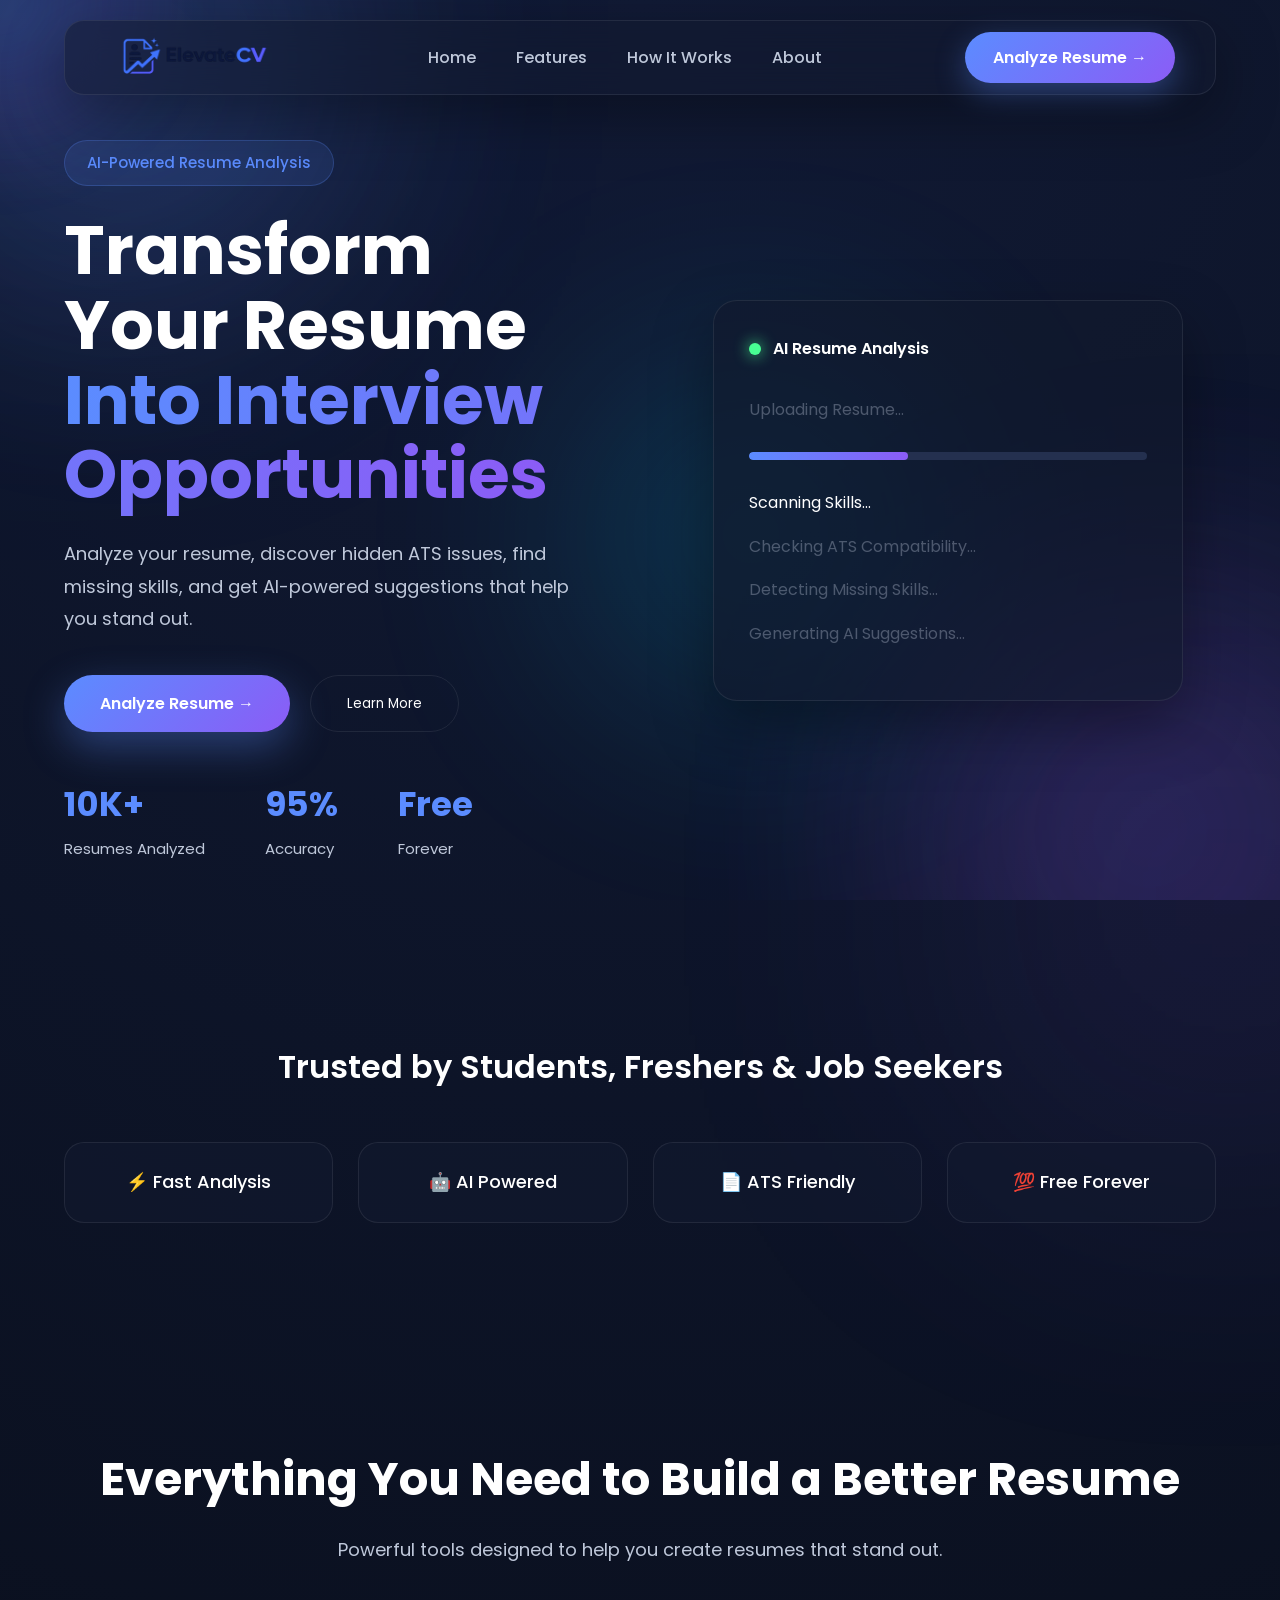
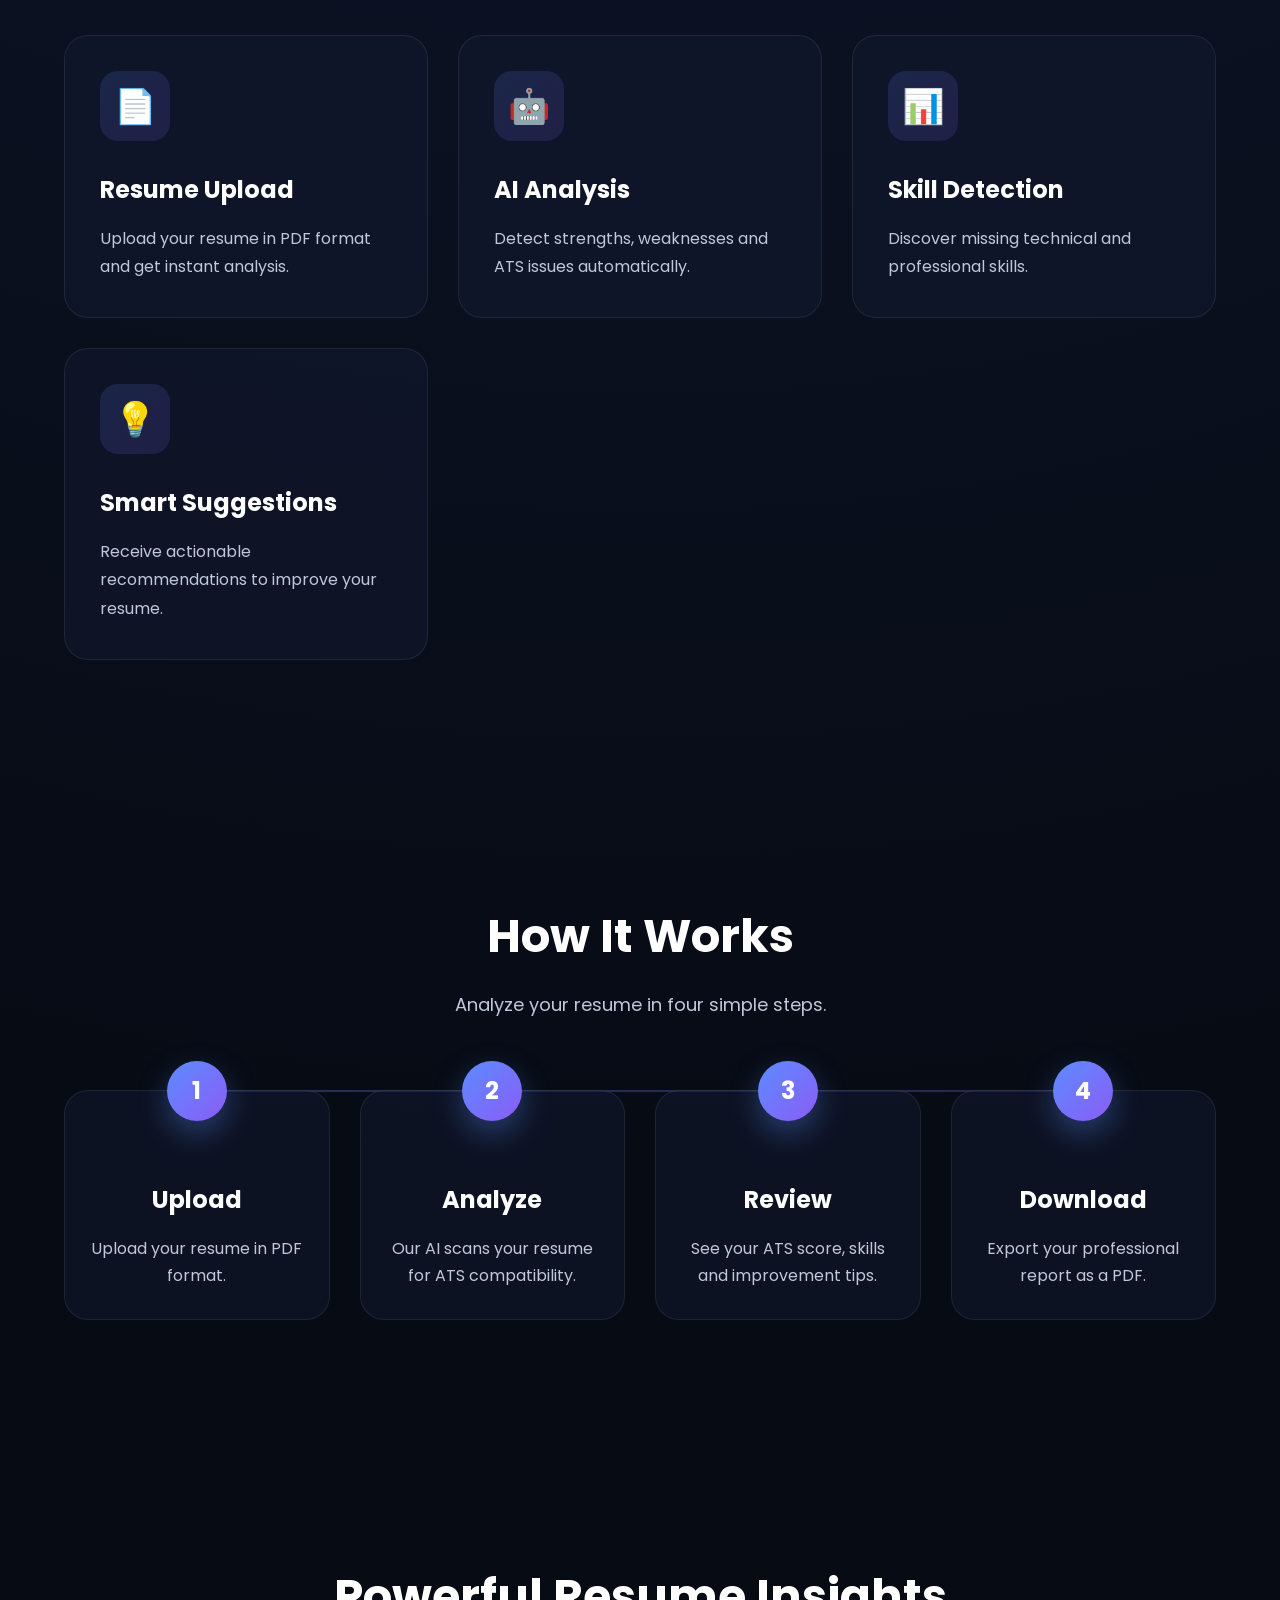
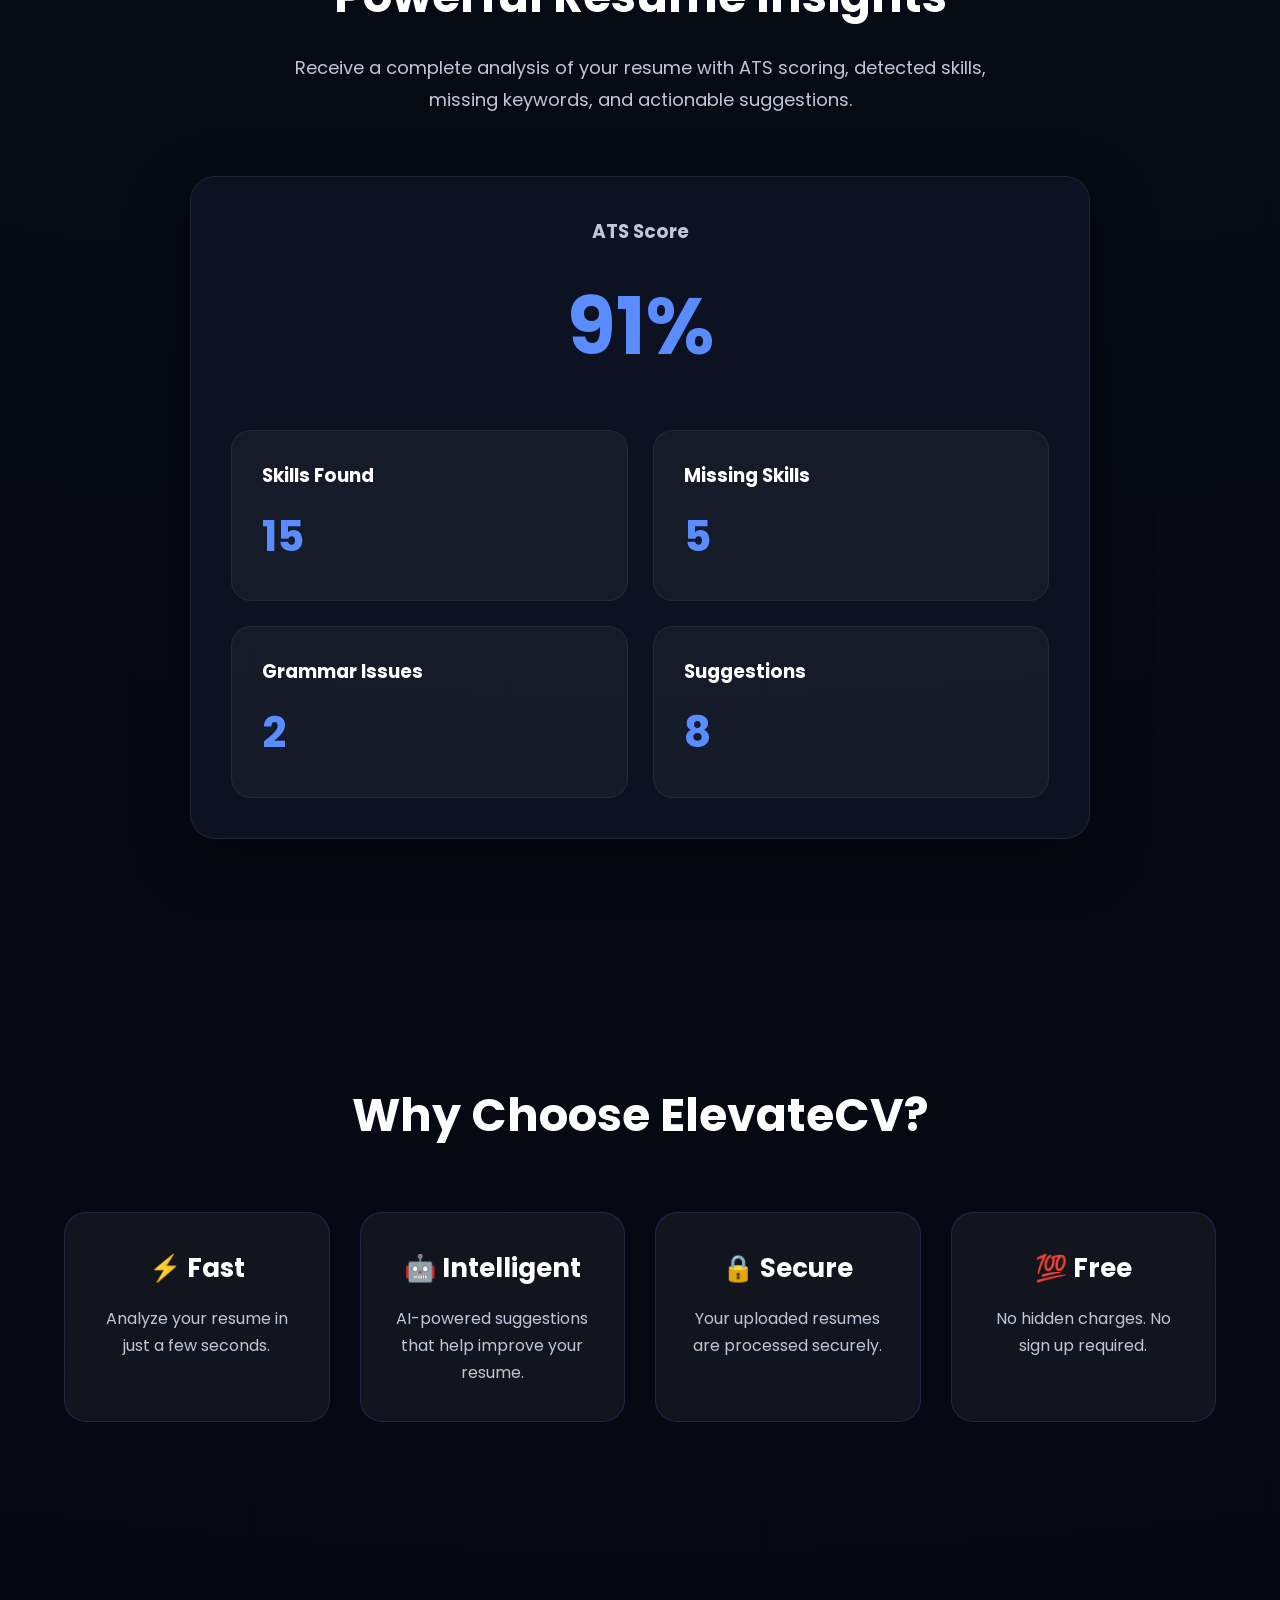
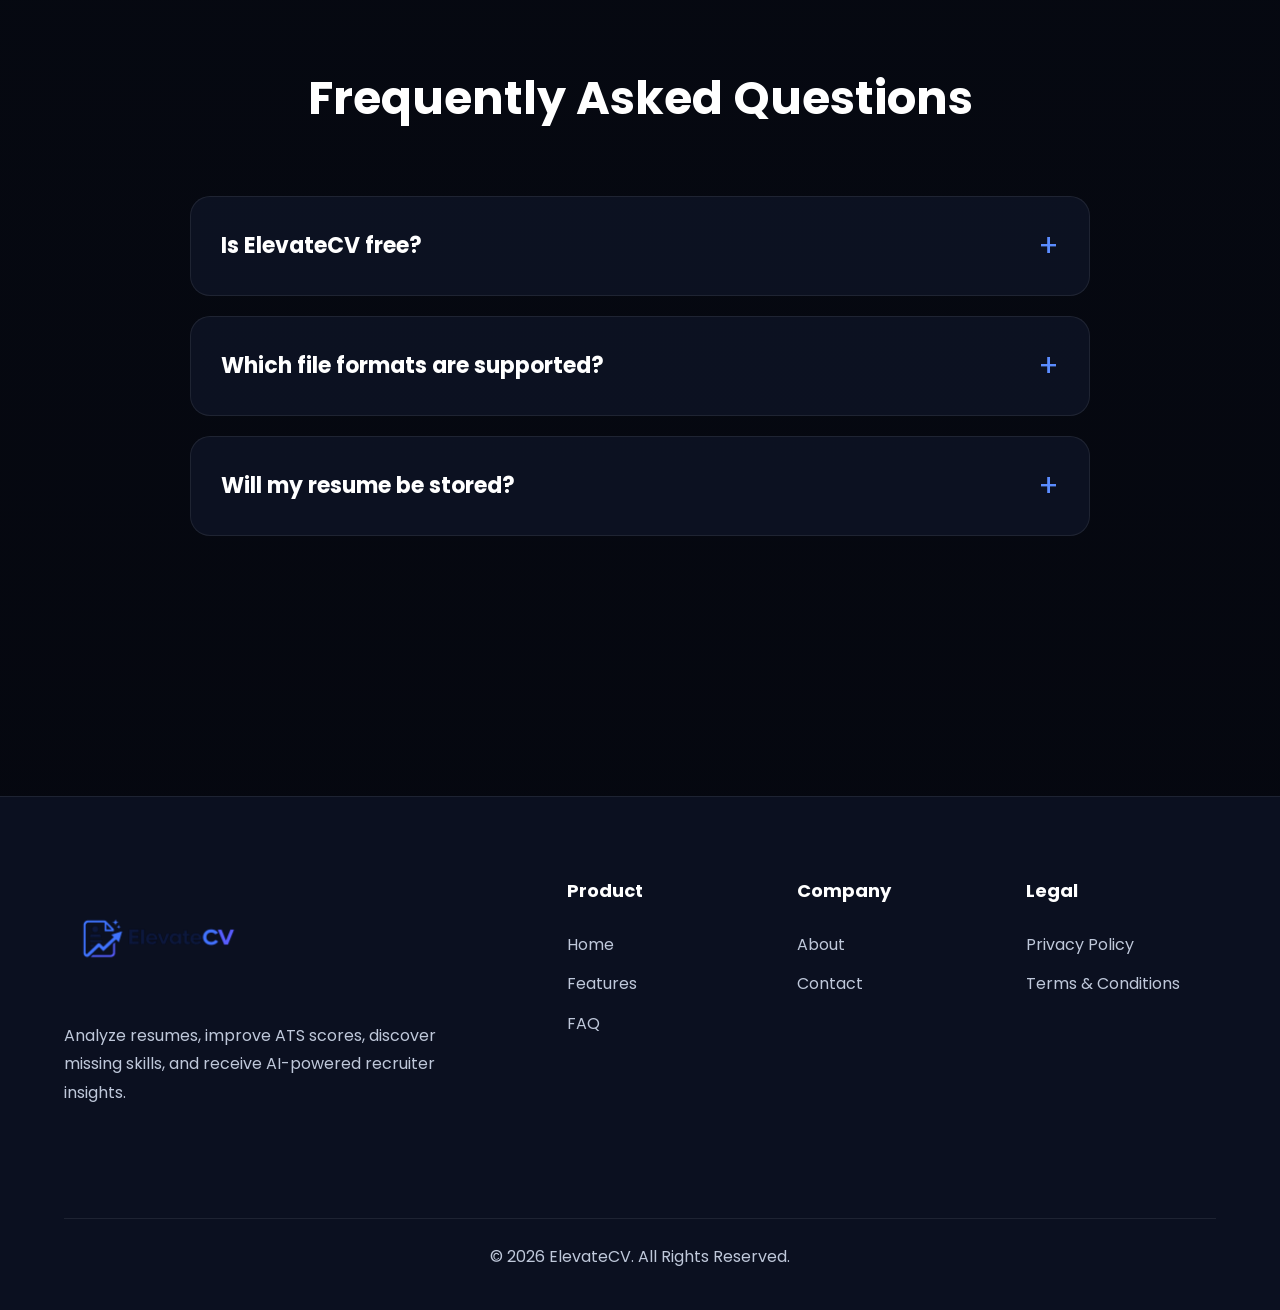
<file: index.html>
<!DOCTYPE html>
<html lang="en">
    <head>
        <meta charset="UTF-8">
        <meta name="viewport" content="width=device-width, initial-scale=1.0">
        <title>ElevateCV</title>
        <link href="https://fonts.googleapis.com/css2?family=Poppins:wght@300;400;500;600;700&display=swap" rel="stylesheet">
        <link rel="stylesheet" href="style.css">
        <!-- Favicon -->
        <link rel="icon" type="image/png" sizes="32x32" href="./assets/branding/icon.png">
        <link rel="shortcut icon" href="./assets/branding/icon.png">
        <link rel="apple-touch-icon" href="./assets/branding/icon.png">
        <link rel="manifest" href="manifest.webmanifest">
        <meta property="og:title" content="ElevateCV - AI Resume Analyzer">

        <meta property="og:description"
            content="Analyze your resume, improve your ATS score, detect missing skills, and receive AI-powered recruiter feedback.">

        <meta property="og:image"
            content="./assets/branding/og-image.png">

        <meta property="og:type"
            content="website">

        <title>ElevateCV | AI Resume Analyzer & ATS Resume Checker</title>

        <meta name="description"
        content="Analyze your resume with AI. Improve your ATS score, detect missing skills, receive recruiter feedback, and optimize your resume for your dream job.">

        <meta name="keywords"
        content="AI Resume Analyzer, ATS Checker, Resume Scanner, Resume Builder, Resume Review, ATS Score, Resume Optimization">

        <meta name="author"
        content="Harsh">

        <meta name="robots"
        content="index, follow">

        <meta name="theme-color"
        content="#0B1023">

        <meta property="og:title"
        content="ElevateCV | AI Resume Analyzer">

        <meta property="og:description"
        content="Upload your resume and receive ATS score, AI suggestions, recruiter feedback and resume improvements.">

        <meta property="og:image"
        content="./assets/branding/og-image.png">

        <meta property="og:type"
        content="website">

        <meta property="og:site_name"
        content="ElevateCV">

        <meta name="twitter:card"
        content="summary_large_image">

        <meta name="twitter:title"
        content="ElevateCV">

        <meta name="twitter:description"
        content="AI Resume Analyzer & ATS Checker">

        <meta name="twitter:image"
        content="./assets/branding/og-image.png">


        <script async src="https://pagead2.googlesyndication.com/pagead/js/adsbygoogle.js?client=ca-pub-4515391526777839"
     crossorigin="anonymous"></script>
    </head>
    <body>
       <div class="cursor-glow"></div>
        <!-- ================= BACKGROUND ================= -->
        <div class="background">

            <div class="blob blob1"></div>

            <div class="blob blob2"></div>

            <div class="blob blob3"></div>

        </div>
        <nav class="navbar">
            <div class="logo">
                <img
                    src="./assets/branding/logo-navbar.png"
                    class="navbar-logo"
                    alt="ElevateCV">
            </div>
           <ul class="nav-links">
                <li><a href="#home">Home</a></li>
                <li><a href="#features">Features</a></li>
                <li><a href="#how-it-works">How It Works</a></li>
                <li><a href="#about">About</a></li>
            </ul>
            <div class="nav-buttons">
                <a href="#" class="start-btn" id="navAnalyzeBtn">Analyze Resume →</a>
        
            </div>
        </nav>

        <!-- ================= HERO SECTION ================= -->
        <section id="home" class="hero hidden">
            <div class="container">
                <div class="hero-content">

                    <p class="hero-tag">
                        AI-Powered Resume Analysis
                    </p>

                    <h1>
                       Transform Your Resume
                        <span>Into Interview Opportunities</span>
                    </h1>

                    <p class="hero-description">
                        Analyze your resume, discover hidden ATS issues,
                        find missing skills, and get AI-powered suggestions
                        that help you stand out.
                    </p>

                    <div class="hero-buttons">

                        <button class="primary-btn" id="analyzeBtn">
                            Analyze Resume →
                        </button>

                        <button class="secondary-btn">
                            Learn More
                        </button>

                    </div>

                    <div class="hero-stats">

                        <div class="stat">
                            <h2>10K+</h2>
                            <p>Resumes Analyzed</p>
                        </div>

                        <div class="stat">
                            <h2>95%</h2>
                            <p>Accuracy</p>
                        </div>

                        <div class="stat">
                            <h2>Free</h2>
                            <p>Forever</p>
                        </div>

                    </div>

                </div>


                <!-- Dashboard Preview -->

                <div class="hero-image">

                    <div class="dashboard-card">
                        <div class="scan-header">

                            <div class="scan-dot"></div>

                            <span>AI Resume Analysis</span>

                        </div>

                        <div class="analysis-screen">

                            <div class="analysis-step active">
                                Uploading Resume...
                            </div>

                            <div class="progress-bar">
                                <div class="progress"></div>
                            </div>

                            <div class="analysis-step">
                                Scanning Skills...
                            </div>

                            <div class="analysis-step">
                                Checking ATS Compatibility...
                            </div>

                            <div class="analysis-step">
                                Detecting Missing Skills...
                            </div>

                            <div class="analysis-step">
                                Generating AI Suggestions...
                            </div>

                        </div>

                    </div>

                </div>
            </div>

        </section>
        <!-- ================= TRUST SECTION ================= -->
        <section class="trust hidden">
            <div class="container">     
                <p class="trust-title">
                    Trusted by Students, Freshers & Job Seekers
                </p>

                <div class="trust-items">

                    <div class="trust-box">
                        ⚡ Fast Analysis
                    </div>

                    <div class="trust-box">
                        🤖 AI Powered
                    </div>

                    <div class="trust-box">
                        📄 ATS Friendly
                    </div>

                    <div class="trust-box">
                        💯 Free Forever
                    </div>

                </div>
            </div>
        </section>
            <!-- ================= FEATURES ================= -->
            <section id="features" class="features hidden">
                <div class="container">

                <h2>Everything You Need to Build a Better Resume</h2>

                <p>
                    Powerful tools designed to help you create resumes that stand out.
                </p>

                <div class="feature-grid">

                    <div class="feature-card">

                        <div class="feature-icon">
                            📄
                        </div>

                        <h3>Resume Upload</h3>

                        <p>
                            Upload your resume in PDF format and get instant analysis.
                        </p>

                    </div>

                    <div class="feature-card">

                        <div class="feature-icon">
                            🤖
                        </div>

                        <h3>AI Analysis</h3>

                        <p>
                            Detect strengths, weaknesses and ATS issues automatically.
                        </p>

                    </div>

                    <div class="feature-card">

                        <div class="feature-icon">
                            📊
                        </div>

                        <h3>Skill Detection</h3>

                        <p>
                            Discover missing technical and professional skills.
                        </p>

                    </div>

                    <div class="feature-card">

                        <div class="feature-icon">
                            💡
                        </div>

                        <h3>Smart Suggestions</h3>

                        <p>
                            Receive actionable recommendations to improve your resume.
                        </p>

                    </div>

                </div>
                </div>
            </section>
        <!-- ================= HOW IT WORKS ================= -->
        <section  id="how-it-works" class="how-it-works hidden">
            <div class="container">

            <h2>How It Works</h2>

            <p>
                Analyze your resume in four simple steps.
            </p>

            <div class="steps">

                <div class="step">

                    <span>1</span>

                    <h3>Upload</h3>

                    <p>Upload your resume in PDF format.</p>

                </div>

                <div class="step">

                    <span>2</span>

                    <h3>Analyze</h3>

                    <p>Our AI scans your resume for ATS compatibility.</p>

                </div>

                <div class="step">

                    <span>3</span>

                    <h3>Review</h3>

                    <p>See your ATS score, skills and improvement tips.</p>

                </div>

                <div class="step">

                    <span>4</span>

                    <h3>Download</h3>

                    <p>Export your professional report as a PDF.</p>

                </div>

            </div>
            </div>
        </section>
        <!-- ================= DASHBOARD SHOWCASE ================= -->
        <section class="dashboard-showcase hidden">
            <div class="container">
            <div class="showcase-content">

                <h2>Powerful Resume Insights</h2>

                <p>
                    Receive a complete analysis of your resume with ATS scoring,
                    detected skills, missing keywords, and actionable suggestions.
                </p>

            </div>

            <div class="showcase-card">

                <div class="score-box">

                    <h3>ATS Score</h3>

                    <h1>91%</h1>

                </div>

                <div class="analysis-grid">

                    <div class="analysis-card">

                        <h3>Skills Found</h3>

                        <p>15</p>

                    </div>

                    <div class="analysis-card">

                        <h3>Missing Skills</h3>

                        <p>5</p>

                    </div>

                    <div class="analysis-card">

                        <h3>Grammar Issues</h3>

                        <p>2</p>

                    </div>

                    <div class="analysis-card">

                        <h3>Suggestions</h3>

                        <p>8</p>

                    </div>

                </div>

            </div>
        </section>
        <!-- ================= WHY CHOOSE US ================= -->
        <section id="about" class="why-us hidden">
            <div class="container">

            <h2>Why Choose ElevateCV?</h2>

            <div class="why-grid">

                <div class="why-card">

                    <h3>⚡ Fast</h3>

                    <p>
                        Analyze your resume in just a few seconds.
                    </p>

                </div>

                <div class="why-card">

                    <h3>🤖 Intelligent</h3>

                    <p>
                        AI-powered suggestions that help improve your resume.
                    </p>

                </div>

                <div class="why-card">

                    <h3>🔒 Secure</h3>

                    <p>
                        Your uploaded resumes are processed securely.
                    </p>

                </div>

                <div class="why-card">

                    <h3>💯 Free</h3>

                    <p>
                        No hidden charges. No sign up required.
                    </p>

                </div>

            </div>
            </div>
        </section>
        <!-- ================= FAQ ================= -->
        <section class="faq hidden">

            <div class="container">

                <h2>Frequently Asked Questions</h2>

                <div class="faq-container">

                    <div class="faq-item">

                        <div class="faq-question">

                            <h3>Is ElevateCV free?</h3>

                            <span>+</span>

                        </div>

                        <div class="faq-answer">

                            <p>
                                Yes. ElevateCV is completely free to use.
                                Upload your resume and receive AI-powered insights instantly.
                            </p>

                        </div>

                    </div>

                    <div class="faq-item">

                        <div class="faq-question">

                            <h3>Which file formats are supported?</h3>

                            <span>+</span>

                        </div>

                        <div class="faq-answer">

                            <p>
                                Currently we support PDF resumes.
                            </p>

                        </div>

                    </div>

                    <div class="faq-item">

                        <div class="faq-question">

                            <h3>Will my resume be stored?</h3>

                            <span>+</span>

                        </div>

                        <div class="faq-answer">

                            <p>
                                No. Your resume is processed securely and is not permanently stored.
                            </p>

                        </div>

                    </div>

                </div>

            </div>

        </section>
        <!-- ================= FOOTER ================= -->
       <footer>

    <div class="container">

        <div class="footer-logo">

            <img
                src="./assets/branding/logo-navbar.png"
                alt="ElevateCV"
                class="footer-logo-img"
            >

            <p>

                Analyze resumes, improve ATS scores, discover missing skills,
                and receive AI-powered recruiter insights.

            </p>

        </div>

        <div class="footer-links">

            <div class="footer-column">

                <h3>Product</h3>

                <a href="index.html">Home</a>

                <a href="#features">Features</a>

                <a href="#faq">FAQ</a>

            </div>

            <div class="footer-column">

                <h3>Company</h3>

                <a href="about.html">About</a>

                <a href="contact.html">Contact</a>

            </div>

            <div class="footer-column">

                <h3>Legal</h3>

                <a href="privacy.html">Privacy Policy</a>

                <a href="terms.html">Terms & Conditions</a>

            </div>

        </div>

        <div class="copyright">

            © 2026 ElevateCV. All Rights Reserved.

        </div>

    </div>

</footer>
        <!-- ================= UPLOAD MODAL ================= -->
        <div class="upload-modal" id="uploadModal">

            <div class="upload-card">

                <button class="close-modal" id="closeModal">
                    ✕
                </button>

                <h2>Upload Your Resume</h2>

                <p class="upload-subtitle">
                    Upload your resume and receive an AI-powered ATS analysis.
                </p>

                <div class="upload-area" id="uploadArea">

                    <div class="upload-icon">

                        <img
                            src="./assets/branding/icon.png"
                            alt="ElevateCV"
                        >

                    </div>
                    <h3>Drag & Drop Resume</h3>

                    <p>or click below to browse</p>

                    <input
                        type="file"
                        id="resumeInput"
                        accept=".pdf"
                        hidden
                    >

                    <button class="browse-btn" id="browseBtn">
                        Browse PDF
                    </button>
                    <small>
                        PDF only • Maximum 5 MB
                    </small>

                </div>
                <div class="role-select">
                    <label for="jobRole">Target Job Role</label>

                    <select id="jobRole">

                        <option value="Frontend Developer">Frontend Developer</option>
                        <option value="Backend Developer">Backend Developer</option>
                        <option value="Full Stack Developer">Full Stack Developer</option>
                        <option value="AI/ML Engineer">AI/ML Engineer</option>
                        <option value="Data Analyst">Data Analyst</option>

                    </select>

                </div>
              <button
                    type="button"
                    class="analyze-btn"
                    id="analyzeResume"
                >
                    Analyze Resume →
                </button>

            </div>

        </div>
        
        <div id="toast"></div>
        <script src="script.js"></script>
    </body>
</html>
</file>
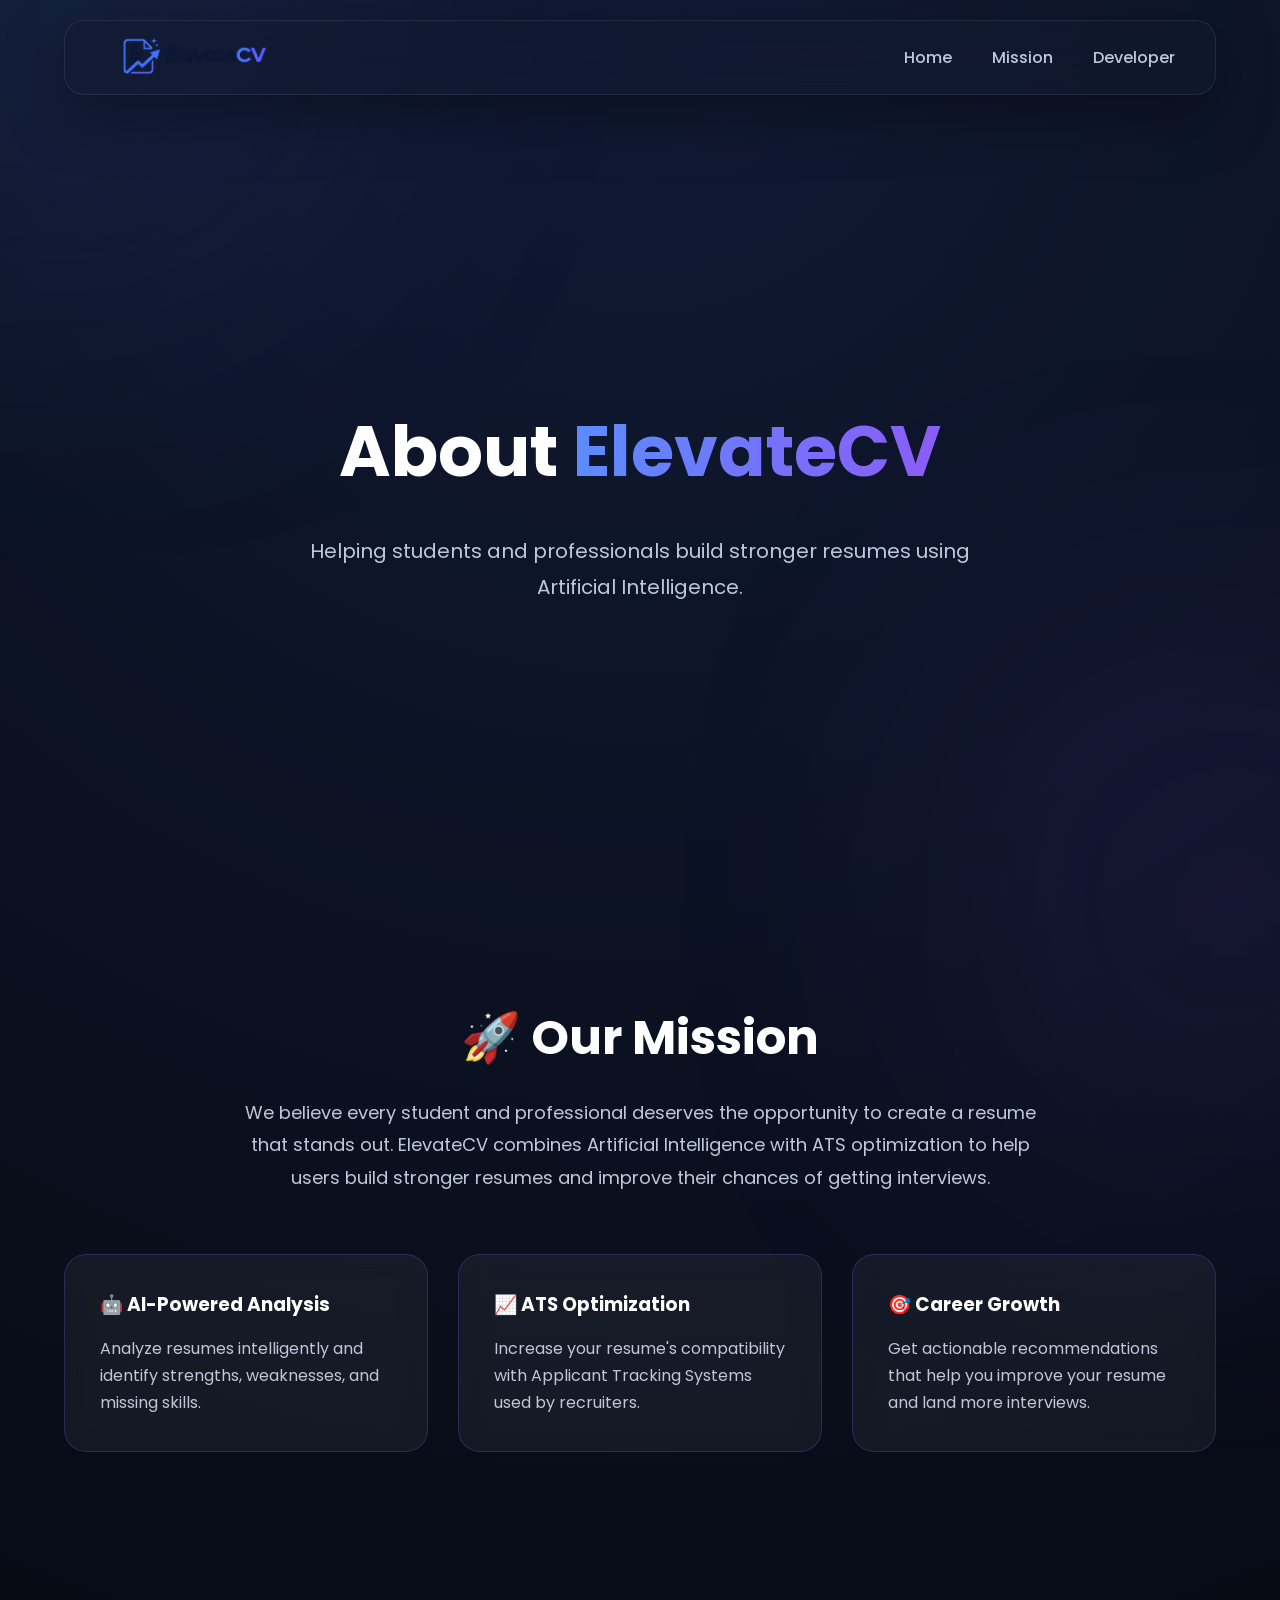
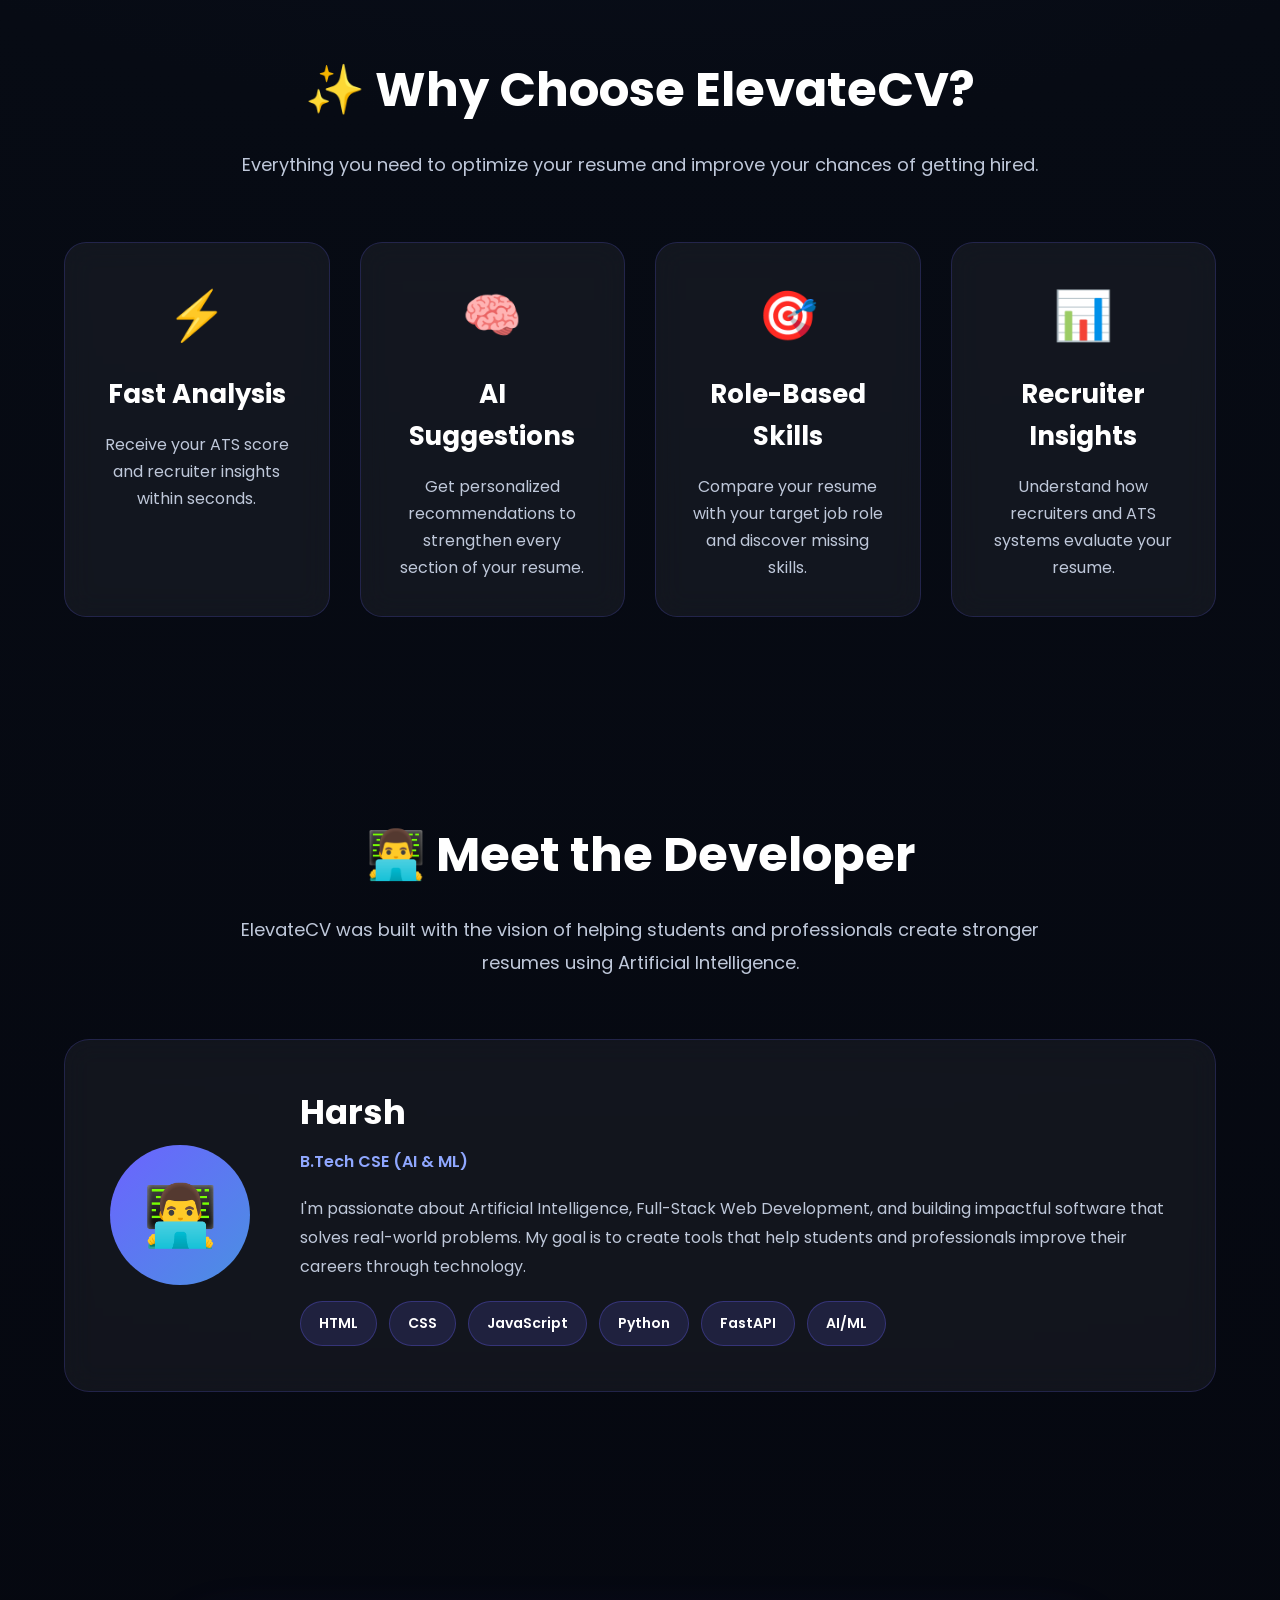
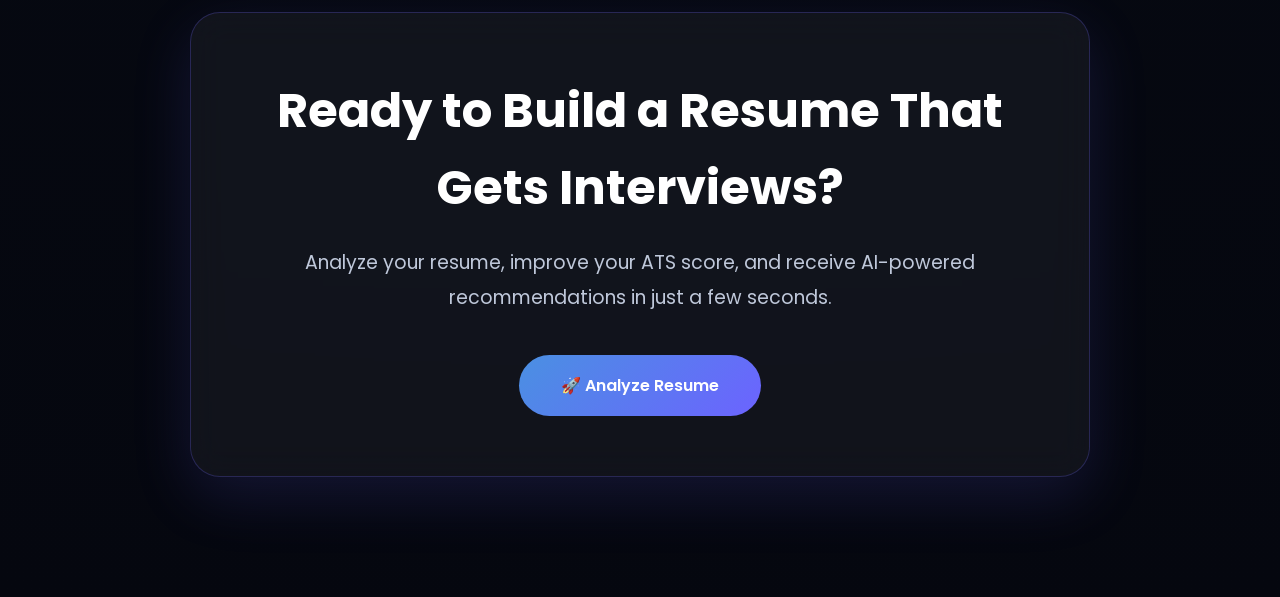
<file: about.html>
<!DOCTYPE html>
<html lang="en">

<head>

    <meta charset="UTF-8">

    <meta name="viewport" content="width=device-width, initial-scale=1.0">

    <title>About | ElevateCV</title>

    <link rel="icon" href="./assets/branding/icon.png">

    <link rel="stylesheet" href="style.css">

    <link href="https://fonts.googleapis.com/css2?family=Poppins:wght@300;400;500;600;700&display=swap" rel="stylesheet">

    <script async src="https://pagead2.googlesyndication.com/pagead/js/adsbygoogle.js?client=ca-pub-4515391526777839"
     crossorigin="anonymous"></script>

</head>

<body>

    <nav class="navbar">

        <div class="logo">
            <img src="./assets/branding/logo-navbar.png" class="navbar-logo">
        </div>

        <div class="nav-links">
            <a href="index.html">Home</a>
            <a href="#mission">Mission</a>
            <a href="#developer">Developer</a>
        </div>

    </nav>

    <section class="about-hero">

        <div class="container">

            <h1>About <span>ElevateCV</span></h1>

            <p>

                Helping students and professionals build stronger resumes using Artificial Intelligence.

            </p>

        </div>

    </section>
    <section class="mission-section" id="mission">

    <div class="container">

        <div class="section-title">

            <h2>🚀 Our Mission</h2>

            <p>
                We believe every student and professional deserves the opportunity to create a resume that stands out. ElevateCV combines Artificial Intelligence with ATS optimization to help users build stronger resumes and improve their chances of getting interviews.
            </p>

        </div>

        <div class="mission-grid">

            <div class="mission-card">

                <h3>🤖 AI-Powered Analysis</h3>

                <p>
                    Analyze resumes intelligently and identify strengths, weaknesses, and missing skills.
                </p>

            </div>

            <div class="mission-card">

                <h3>📈 ATS Optimization</h3>

                <p>
                    Increase your resume's compatibility with Applicant Tracking Systems used by recruiters.
                </p>

            </div>

            <div class="mission-card">

                <h3>🎯 Career Growth</h3>

                <p>
                    Get actionable recommendations that help you improve your resume and land more interviews.
                </p>

            </div>

        </div>

    </div>

</section>
<section class="why-section">

    <div class="container">

        <div class="section-title">

            <h2>✨ Why Choose ElevateCV?</h2>

            <p>
                Everything you need to optimize your resume and improve your chances of getting hired.
            </p>

        </div>

        <div class="why-grid">

            <div class="why-card">
                <div class="why-icon">⚡</div>
                <h3>Fast Analysis</h3>
                <p>Receive your ATS score and recruiter insights within seconds.</p>
            </div>

            <div class="why-card">
                <div class="why-icon">🧠</div>
                <h3>AI Suggestions</h3>
                <p>Get personalized recommendations to strengthen every section of your resume.</p>
            </div>

            <div class="why-card">
                <div class="why-icon">🎯</div>
                <h3>Role-Based Skills</h3>
                <p>Compare your resume with your target job role and discover missing skills.</p>
            </div>

            <div class="why-card">
                <div class="why-icon">📊</div>
                <h3>Recruiter Insights</h3>
                <p>Understand how recruiters and ATS systems evaluate your resume.</p>
            </div>

        </div>

    </div>

</section>
<section class="developer-section" id="developer">

    <div class="container">

        <div class="section-title">

            <h2>👨‍💻 Meet the Developer</h2>

            <p>
                ElevateCV was built with the vision of helping students and professionals create stronger resumes using Artificial Intelligence.
            </p>

        </div>

        <div class="developer-card">

            <div class="developer-avatar">

                👨‍💻

            </div>

            <div class="developer-info">

                <h3>Harsh</h3>

                <span>B.Tech CSE (AI & ML)</span>

                <p>

                    I'm passionate about Artificial Intelligence, Full-Stack Web Development, and building impactful software that solves real-world problems. My goal is to create tools that help students and professionals improve their careers through technology.

                </p>

                <div class="developer-skills">

                    <span>HTML</span>
                    <span>CSS</span>
                    <span>JavaScript</span>
                    <span>Python</span>
                    <span>FastAPI</span>
                    <span>AI/ML</span>

                </div>

            </div>

        </div>

    </div>

</section>
<section class="about-cta">

    <div class="container">

        <h2>Ready to Build a Resume That Gets Interviews?</h2>

        <p>

            Analyze your resume, improve your ATS score, and receive AI-powered recommendations in just a few seconds.

        </p>

        <a href="index.html" class="cta-btn">

            🚀 Analyze Resume

        </a>

    </div>

</section>

</body>

</html>
</file>
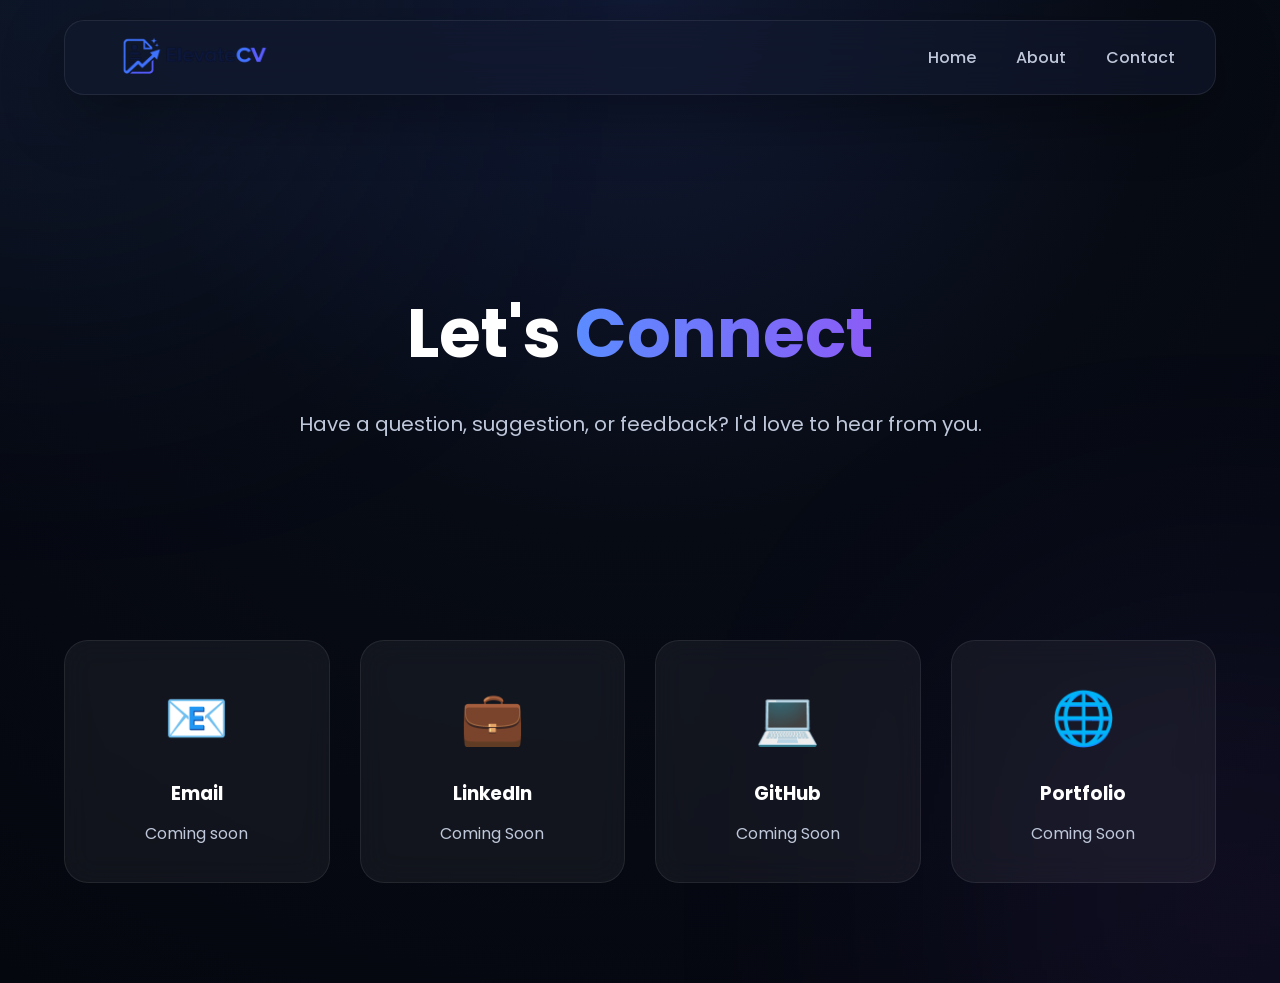
<file: contact.html>
<!DOCTYPE html>
<html lang="en">

<head>

    <meta charset="UTF-8">

    <meta name="viewport" content="width=device-width, initial-scale=1.0">

    <title>Contact | ElevateCV</title>

    <link rel="icon" href="./assets/branding/icon.png">

    <link rel="stylesheet" href="style.css">

    <link href="https://fonts.googleapis.com/css2?family=Poppins:wght@300;400;500;600;700&display=swap" rel="stylesheet">
    <script async src="https://pagead2.googlesyndication.com/pagead/js/adsbygoogle.js?client=ca-pub-4515391526777839"
     crossorigin="anonymous"></script>

</head>

<body>

    <nav class="navbar">

        <div class="logo">
            <img src="./assets/branding/logo-navbar.png" class="navbar-logo">
        </div>

        <div class="nav-links">
            <a href="index.html">Home</a>
            <a href="about.html">About</a>
            <a href="#contact">Contact</a>
        </div>

    </nav>

    <section class="contact-hero">

        <div class="container">

            <h1>Let's <span>Connect</span></h1>

            <p>

                Have a question, suggestion, or feedback? I'd love to hear from you.

            </p>

        </div>

    </section>

    <section class="contact-section" id="contact">

        <div class="container">

            <div class="contact-grid">

                <div class="contact-card">

                    <div class="contact-icon">📧</div>

                    <h3>Email</h3>

                    <p>Coming soon</p>

                </div>

                <div class="contact-card">

                    <div class="contact-icon">💼</div>

                    <h3>LinkedIn</h3>

                    <p>Coming Soon</p>

                </div>

                <div class="contact-card">

                    <div class="contact-icon">💻</div>

                    <h3>GitHub</h3>

                    <p>Coming Soon</p>

                </div>

                <div class="contact-card">

                    <div class="contact-icon">🌐</div>

                    <h3>Portfolio</h3>

                    <p>Coming Soon</p>

                </div>

            </div>

        </div>

    </section>

</body>

</html>
</file>
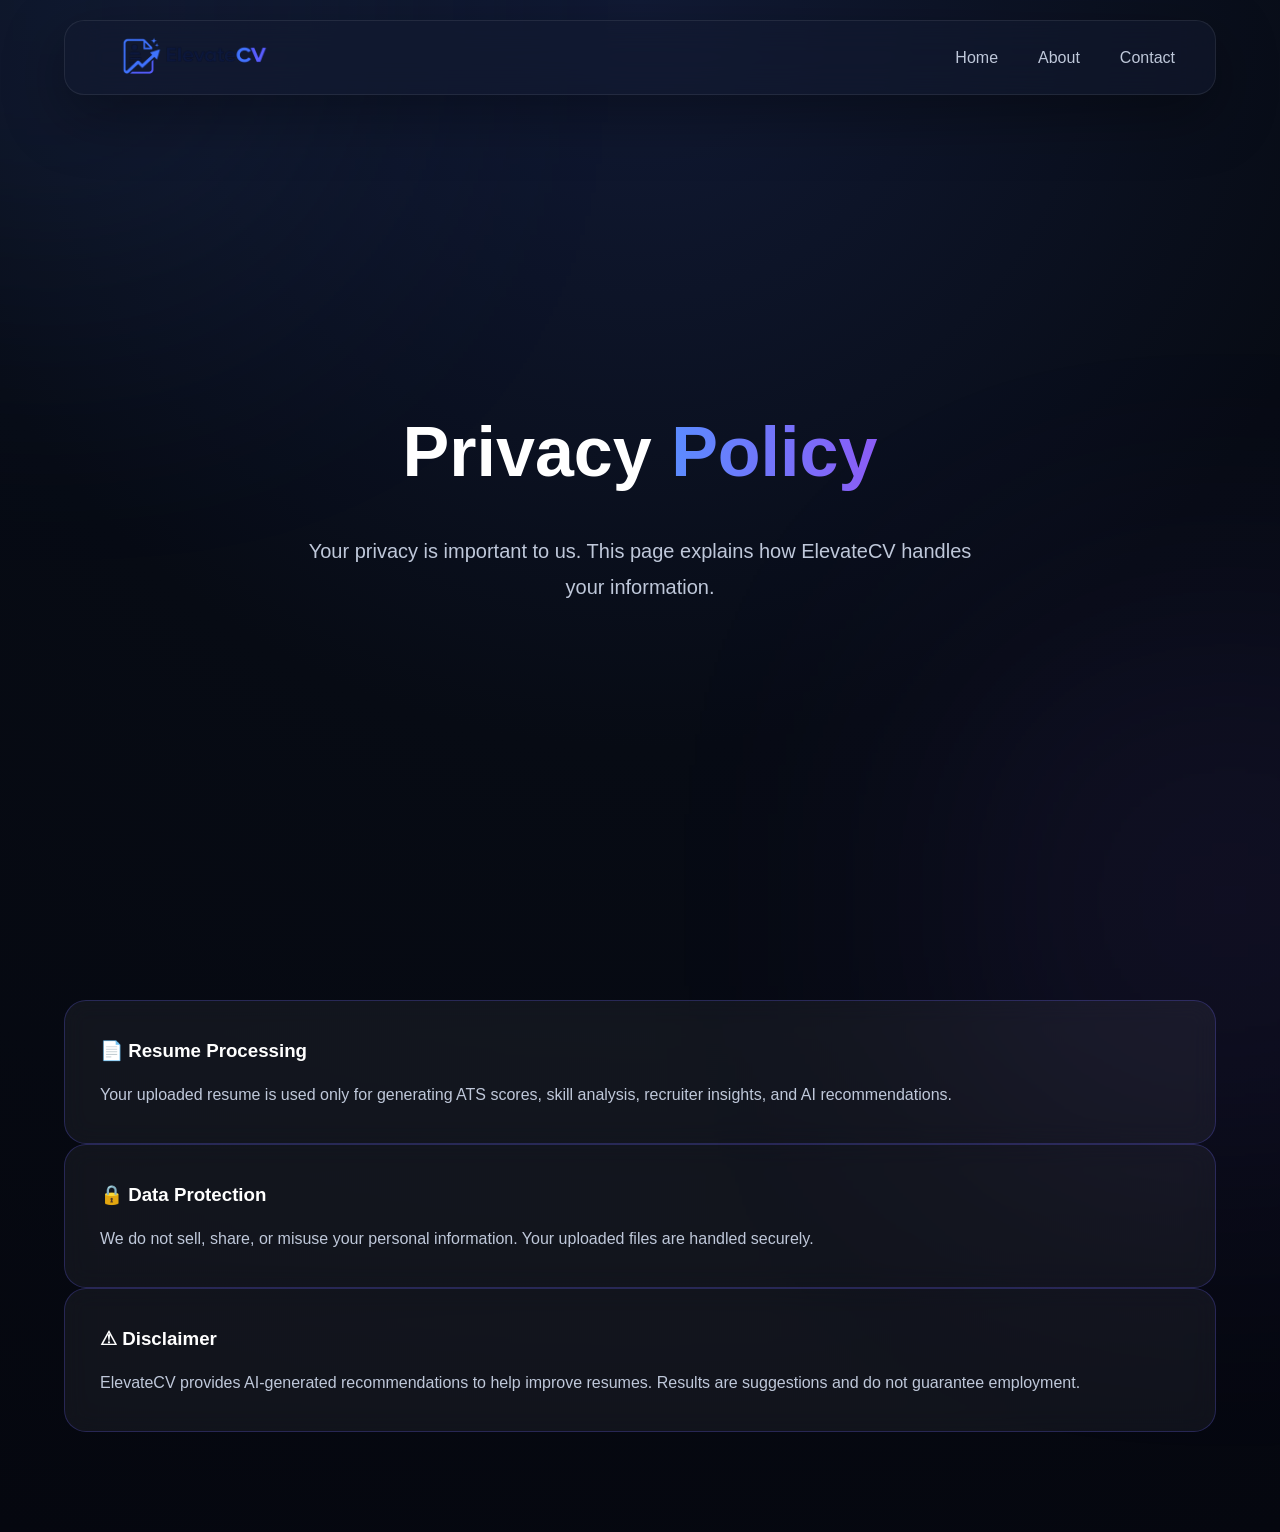
<file: privacy.html>
<!DOCTYPE html>
<html lang="en">

<head>

    <meta charset="UTF-8">

    <meta name="viewport" content="width=device-width, initial-scale=1.0">

    <title>Privacy Policy | ElevateCV</title>

    <link rel="stylesheet" href="style.css">

    <link rel="icon" href="./assets/branding/icon.png">

    <script async src="https://pagead2.googlesyndication.com/pagead/js/adsbygoogle.js?client=ca-pub-4515391526777839"
     crossorigin="anonymous"></script>

</head>

<body>

<nav class="navbar">

    <div class="logo">
        <img src="./assets/branding/logo-navbar.png" class="navbar-logo">
    </div>

    <div class="nav-links">
        <a href="index.html">Home</a>
        <a href="about.html">About</a>
        <a href="contact.html">Contact</a>
    </div>

</nav>

<section class="about-hero">

    <div class="container">

        <h1>Privacy <span>Policy</span></h1>

        <p>

            Your privacy is important to us. This page explains how ElevateCV handles your information.

        </p>

    </div>

</section>

<section class="mission-section">

<div class="container">

<div class="mission-card">

<h3>📄 Resume Processing</h3>

<p>

Your uploaded resume is used only for generating ATS scores, skill analysis, recruiter insights, and AI recommendations.

</p>

</div>

<div class="mission-card">

<h3>🔒 Data Protection</h3>

<p>

We do not sell, share, or misuse your personal information. Your uploaded files are handled securely.

</p>

</div>

<div class="mission-card">

<h3>⚠ Disclaimer</h3>

<p>

ElevateCV provides AI-generated recommendations to help improve resumes. Results are suggestions and do not guarantee employment.

</p>

</div>

</div>

</section>

</body>

</html>
</file>
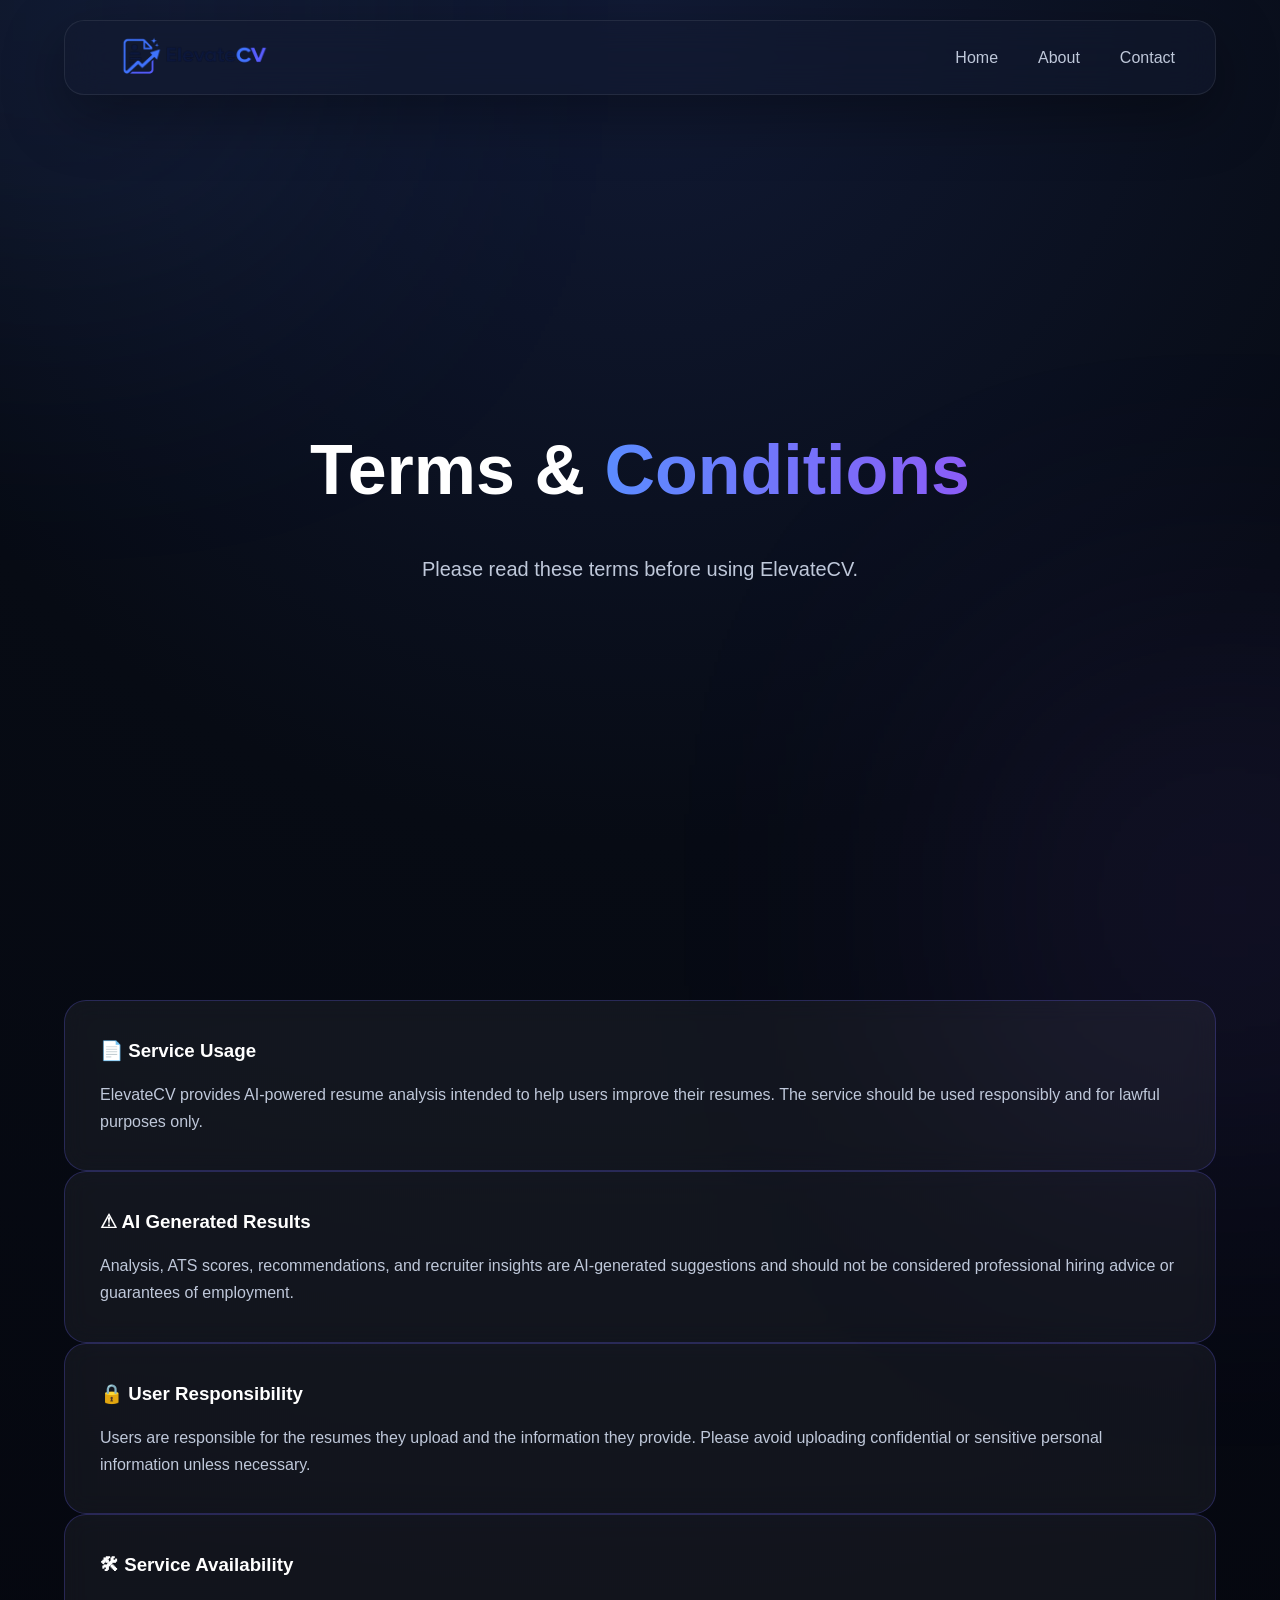
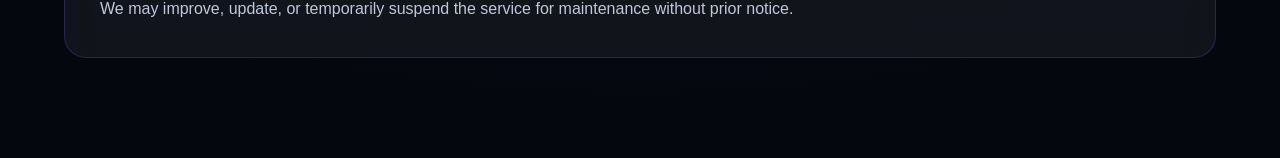
<file: terms.html>
<!DOCTYPE html>
<html lang="en">

<head>

<meta charset="UTF-8">

<meta name="viewport"
content="width=device-width, initial-scale=1.0">

<title>Terms & Conditions | ElevateCV</title>

<link rel="stylesheet" href="style.css">

<link rel="icon"
href="./assets/branding/icon.png">

<script async src="https://pagead2.googlesyndication.com/pagead/js/adsbygoogle.js?client=ca-pub-4515391526777839"
     crossorigin="anonymous"></script>

</head>

<body>

<nav class="navbar">

<div class="logo">
<img src="./assets/branding/logo-navbar.png"
class="navbar-logo">
</div>

<div class="nav-links">

<a href="index.html">Home</a>

<a href="about.html">About</a>

<a href="contact.html">Contact</a>

</div>

</nav>

<section class="about-hero">

<div class="container">

<h1>Terms &
<span>Conditions</span></h1>

<p>

Please read these terms before using ElevateCV.

</p>

</div>

</section>

<section class="mission-section">

<div class="container">

<div class="mission-card">

<h3>📄 Service Usage</h3>

<p>

ElevateCV provides AI-powered resume analysis intended to help users improve their resumes. The service should be used responsibly and for lawful purposes only.

</p>

</div>

<div class="mission-card">

<h3>⚠ AI Generated Results</h3>

<p>

Analysis, ATS scores, recommendations, and recruiter insights are AI-generated suggestions and should not be considered professional hiring advice or guarantees of employment.

</p>

</div>

<div class="mission-card">

<h3>🔒 User Responsibility</h3>

<p>

Users are responsible for the resumes they upload and the information they provide. Please avoid uploading confidential or sensitive personal information unless necessary.

</p>

</div>

<div class="mission-card">

<h3>🛠 Service Availability</h3>

<p>

We may improve, update, or temporarily suspend the service for maintenance without prior notice.

</p>

</div>

</div>

</section>

</body>

</html>
</file>
<file: style.css>
/* ==========================================
   RESET
========================================== */

*{
    margin:0;
    padding:0;
    box-sizing:border-box;
}

html{
    scroll-behavior:smooth;
}

body{
    overflow-x:hidden;
}

a{
    text-decoration:none;
    color:inherit;
}

ul{
    list-style:none;
}

button{
    border:none;
    outline:none;
    background:none;
    cursor:pointer;
    font-family:inherit;
}

img{
    max-width:100%;
    display:block;
}
/* ==========================================
   VARIABLES
========================================== */

:root{

    --bg:#070B14;

    --bg-secondary:#0E1528;

    --card:#151E34;

    --card-hover:#1C2743;

    --primary:#5B8CFF;

    --secondary:#8B5CF6;

    --text:#FFFFFF;

    --text-light:#BFC8DA;

    --border:rgba(255,255,255,.08);

    --shadow:0 20px 60px rgba(0,0,0,.35);

    --radius:18px;

    --transition:.35s ease;

}
/* ==========================================
   BODY
========================================== */

body{

    font-family:'Poppins',sans-serif;

    background:
    radial-gradient(circle at top,#111a35 0%,#070B14 45%,#05070F 100%);

    color:var(--text);

    line-height:1.6;

    min-height:100vh;

    overflow-x:hidden;

}
body::before{

    content:"";

    position:fixed;

    top:-250px;

    left:-200px;

    width:500px;

    height:500px;

    background:#5B8CFF;

    opacity:.12;

    filter:blur(150px);

    z-index:-2;

}

body::after{

    content:"";

    position:fixed;

    bottom:-250px;

    right:-200px;

    width:500px;

    height:500px;

    background:#8B5CF6;

    opacity:.10;

    filter:blur(150px);

    z-index:-2;

}
.container{

    width:90%;

    max-width:1300px;

    margin:auto;

}
/* ==========================================
   NAVBAR
========================================== */

.navbar{

    position:fixed;

    top:20px;

    left:50%;

    transform:translateX(-50%);

    width:90%;

    max-width:1300px;

    height:75px;

    padding:0 40px;

    display:flex;

    justify-content:space-between;

    align-items:center;

    background:rgba(19,27,49,.55);

    backdrop-filter:blur(18px);

    -webkit-backdrop-filter:blur(18px);

    border:1px solid var(--border);

    border-radius:20px;

    box-shadow:var(--shadow);

    z-index:1000;

    transition:var(--transition);

}
/* ==========================================
   LOGO
========================================== */

.logo{

    display:flex;

    align-items:center;

    justify-content:flex-start;

    flex-shrink:0;

}

.logo-icon{

    font-size:24px;

    color:var(--primary);

    text-shadow:0 0 15px rgba(91,140,255,.8);

}

.logo-text{

    font-size:28px;

    font-weight:700;

    color:var(--text);

    letter-spacing:.5px;

}   
.navbar-logo{

    height:120px;

    width:auto;

    display:block;

    object-fit:contain;

    transition:.3s ease;

}

.navbar-logo:hover{

    transform:scale(1.05);

}
/* ==========================================
   NAV LINKS
========================================== */

.nav-links{

    display:flex;

    align-items:center;

    gap:40px;

}

.nav-links a{

    position:relative;

    font-size:16px;

    color:var(--text-light);

    font-weight:500;

    transition:var(--transition);

}
.nav-links a::after{

    content:"";

    position:absolute;

    left:0;

    bottom:-8px;

    width:0;

    height:2px;

    background:linear-gradient(
        90deg,
        var(--primary),
        var(--secondary)
    );

    transition:.35s;

}
.nav-links a:hover{

    color:var(--text);

}

.nav-links a:hover::after{

    width:100%;

}
/* ==========================================
   BUTTON
========================================== */

.start-btn{

    padding:14px 28px;

    border-radius:50px;

    background:linear-gradient(
        135deg,
        var(--primary),
        var(--secondary)
    );

    color:white;

    font-weight:600;

    transition:var(--transition);

    box-shadow:0 10px 30px rgba(91,140,255,.35);

}
.start-btn:hover{

    transform:translateY(-4px);

    box-shadow:0 20px 40px rgba(91,140,255,.5);

}
.navbar:hover{

    border-color:rgba(91,140,255,.25);

}

/* ==========================================
   HERO SECTION
========================================== */

.hero{

    min-height:100vh;

    display:flex;

    align-items:center;

    padding:140px 0 80px;

}

.hero .container{

    display:grid;

    grid-template-columns:1fr 1fr;

    align-items:center;

    gap:80px;

}

.hero-tag{

    display:inline-flex;

    align-items:center;

    padding:10px 20px;

    border-radius:50px;

    background:rgba(91,140,255,.12);

    border:1px solid rgba(91,140,255,.25);

    color:var(--primary);

    font-size:15px;

    font-weight:500;

    margin-bottom:25px;

}

.hero-content h1{

    font-size:60px;

    line-height:1.15;

    margin-bottom:25px;

    font-weight:700;
    max-width: 700px;

}
.hero-content h1 span{

    background:linear-gradient(
        90deg,
        var(--primary),
        var(--secondary)
    );

    -webkit-background-clip:text;

    color:transparent;
}
.hero-description{

    color:var(--text-light);

    font-size:18px;

    line-height:1.8;

    max-width:600px;

    margin-bottom:35px;

}
.hero-buttons{

    display:flex;

    gap:20px;

    margin-bottom:45px;

}
.primary-btn{

    padding:16px 34px;

    border-radius:50px;

    background:linear-gradient(
        135deg,
        var(--primary),
        var(--secondary)
    );

    color:white;

    font-size:16px;

    font-weight:600;

    transition:var(--transition);

    box-shadow:0 15px 40px rgba(91,140,255,.35);

}
.primary-btn:hover{

    transform:translateY(-5px);

}
.secondary-btn{

    padding:16px 34px;

    border-radius:50px;

    border:1px solid var(--border);

    color:var(--text);

    transition:var(--transition);

}
.secondary-btn:hover{

    background:rgba(255,255,255,.05);

}
.hero-stats{

    display:flex;

    gap:50px;

}
.stat h2{

    font-size:34px;

    color:var(--primary);

}
.stat p{

    color:var(--text-light);

}
.hero-image{

    display:flex;

    justify-content:center;

}
.dashboard-card{

    width:430px;

    padding:35px;

    border-radius:24px;

    background:rgba(18,24,42,.7);

    backdrop-filter:blur(25px);

    border:1px solid rgba(255,255,255,.08);

    box-shadow:0 25px 70px rgba(0,0,0,.4);

}
.card-header{

    display:flex;

    justify-content:space-between;

    align-items:center;

    margin-bottom:35px;

}
.status{

    color:#49D17D;

    font-size:14px;

}
.ats-score{

    text-align:center;

    margin-bottom:35px;

}.ats-score h2{

    font-size:70px;

    color:var(--primary);

}
.skills,
.missing{

    margin-top:25px;

}
.skills h4,
.missing h4{

    margin-bottom:15px;

}
.skills li,
.missing li{

    margin-bottom:10px;

    color:var(--text-light);

}
.scan-header{

    display:flex;

    align-items:center;

    gap:12px;

    margin-bottom:30px;

}

.scan-dot{

    width:12px;

    height:12px;

    border-radius:50%;

    background:#42FF91;

    box-shadow:0 0 15px #42FF91;

}
.progress-bar{

    width:100%;

    height:8px;

    background:#1f2a47;

    border-radius:50px;

    overflow:hidden;

    margin:25px 0;

}

.progress{

    width:0%;

    height:100%;

    background:linear-gradient(
        90deg,
        #5B8CFF,
        #8B5CF6
    );

}
.analysis-step{

    color:#BFC8DA;

    margin:18px 0;

    opacity:.35;

    transition:.4s;

     flex:1;

    display:flex;

    flex-direction:column;

    justify-content:center;

    gap:14px;

}
.analysis-step.active{

    opacity:1;

    color:white;

}

/* ==========================================
   HERO SECTION
========================================== */

.hero{

    min-height:100vh;
    display:flex;
    align-items:center;
    padding:140px 0 80px;

}

.hero .container{

    display:grid;
    grid-template-columns:repeat(2,1fr);
    align-items:center;
    gap:80px;

}

/* ---------- LEFT SIDE ---------- */

.hero-content{

    display:flex;
    flex-direction:column;
    justify-content:center;

}

.hero-tag{

    display:inline-flex;
    align-items:center;
    width:fit-content;

    padding:10px 22px;

    border-radius:50px;

    background:rgba(91,140,255,.12);

    border:1px solid rgba(91,140,255,.25);

    color:var(--primary);

    font-size:15px;

    font-weight:500;

    margin-bottom:28px;

}

.hero-content h1{

    font-size:68px;

    line-height:1.1;

    font-weight:700;

    margin-bottom:25px;

}

.hero-content h1 span{

    background:linear-gradient(
        90deg,
        var(--primary),
        var(--secondary)
    );

    -webkit-background-clip:text;
    -webkit-text-fill-color:transparent;

}

.hero-description{

    max-width:520px;

    color:var(--text-light);

    font-size:18px;

    line-height:1.8;

    margin-bottom:40px;

}

/* ---------- BUTTONS ---------- */

.hero-buttons{

    display:flex;

    gap:20px;

    margin-bottom:45px;

}

.primary-btn{

    padding:16px 36px;

    border-radius:50px;

    background:linear-gradient(
        135deg,
        var(--primary),
        var(--secondary)
    );

    color:#fff;

    font-size:16px;

    font-weight:600;

    transition:.35s;

    box-shadow:0 15px 40px rgba(91,140,255,.35);

}

.primary-btn:hover{

    transform:translateY(-5px);

    box-shadow:0 20px 45px rgba(91,140,255,.45);

}

.secondary-btn{

    padding:16px 36px;

    border-radius:50px;

    border:1px solid var(--border);

    color:var(--text);

    transition:.35s;

    background:transparent;

}

.secondary-btn:hover{

    background:rgba(255,255,255,.05);

    border-color:var(--primary);

}

/* ---------- STATS ---------- */

.hero-stats{

    display:flex;

    gap:60px;

}

.stat h2{

    font-size:34px;

    color:var(--primary);

    margin-bottom:5px;

}

.stat p{

    color:var(--text-light);

    font-size:15px;

}

/* ---------- RIGHT SIDE ---------- */

.hero-image{

    display:flex;

    justify-content:center;

    align-items:center;

}

/* ==========================================
   AI CARD
========================================== */

.dashboard-card{

    width:470px;

    background:rgba(18,25,45,.65);

    border:1px solid rgba(255,255,255,.08);

    border-radius:24px;

    padding:35px;

    backdrop-filter:blur(20px);

    box-shadow:0 25px 60px rgba(0,0,0,.35);

    animation:floatCard 5s ease-in-out infinite;

}

.scan-header{

    display:flex;

    align-items:center;

    gap:12px;

    margin-bottom:35px;

    font-weight:600;

}

.scan-dot{

    width:12px;

    height:12px;

    border-radius:50%;

    background:#48FF93;

    box-shadow:0 0 15px #48FF93;

}

.analysis-step{

    margin:18px 0;

    color:var(--text-light);

    opacity:.35;

    transition:.4s;

}

.analysis-step.active{

    opacity:1;

    color:#fff;

}

.progress-bar{

    width:100%;

    height:8px;

    background:#24304f;

    border-radius:30px;

    overflow:hidden;

    margin:30px 0;

}

.progress{

    width:0%;

    height:100%;

    border-radius:30px;

    background:linear-gradient(
        90deg,
        var(--primary),
        var(--secondary)
    );

    transition:1s;

}

/* ==========================================
   FLOAT ANIMATION
========================================== */

@keyframes floatCard{

    0%{

        transform:translateY(0);

    }

    50%{

        transform:translateY(-15px);

    }

    100%{

        transform:translateY(0);

    }

}

/* ==========================================
   FEATURES
========================================== */

.features{

    padding:120px 0;

}

.features h2{

    text-align:center;

    font-size:46px;

    margin-bottom:20px;

}

.features > .container > p{

    text-align:center;

    color:var(--text-light);

    font-size:18px;

    max-width:700px;

    margin:0 auto 70px;

}

/* GRID */

.feature-grid{

    display:grid;

    grid-template-columns:repeat(auto-fit,minmax(280px,1fr));

    gap:30px;

}

/* CARD */

.feature-card{

    position:relative;

    background:rgba(19,27,49,.55);

    border:1px solid rgba(255,255,255,.08);

    backdrop-filter:blur(18px);

    border-radius:24px;

    padding:35px;

    overflow:hidden;

    transition:.4s ease;

    cursor:pointer;

}

/* TOP GLOW */

.feature-card::before{

    content:"";

    position:absolute;

    top:0;

    left:0;

    width:100%;

    height:4px;

    background:linear-gradient(
        90deg,
        var(--primary),
        var(--secondary)
    );

    transform:scaleX(0);

    transition:.4s;

}

/* Hover */

.feature-card:hover{

    transform:translateY(-10px);

    border-color:rgba(91,140,255,.35);

    box-shadow:0 25px 60px rgba(91,140,255,.18);

}

.feature-card:hover::before{

    transform:scaleX(1);

}

/* ICON */

.feature-icon{

    width:70px;

    height:70px;

    border-radius:18px;

    display:flex;

    justify-content:center;

    align-items:center;

    font-size:34px;

    margin-bottom:30px;

    background:linear-gradient(
        135deg,
        rgba(91,140,255,.15),
        rgba(139,92,246,.15)
    );

    color:var(--primary);

}

/* TITLE */

.feature-card h3{

    font-size:24px;

    margin-bottom:15px;

}

/* TEXT */

.feature-card p{

    color:var(--text-light);

    line-height:1.8;

}
/* ==========================================
   TRUST SECTION
========================================== */

.trust{

    padding:100px 0;

}

.trust-title{

    text-align:center;

    font-size:32px;

    font-weight:600;

    margin-bottom:50px;

}

.trust-items{

    display:grid;

    grid-template-columns:repeat(4,1fr);

    gap:25px;

}

.trust-box{

    display:flex;

    align-items:center;

    justify-content:center;

    gap:12px;

    padding:25px;

    border-radius:20px;

    background:rgba(19,27,49,.55);

    border:1px solid rgba(255,255,255,.08);

    backdrop-filter:blur(18px);

    transition:.35s ease;

    font-size:18px;

    font-weight:500;

    color:var(--text);

}

.trust-box:hover{

    transform:translateY(-8px);

    border-color:var(--primary);

    box-shadow:0 20px 40px rgba(91,140,255,.18);

}

/* ==========================================
   HOW IT WORKS
========================================== */

.how-it-works{

    padding:120px 0;

}

.how-it-works h2{

    text-align:center;

    font-size:46px;

    margin-bottom:18px;

}

.how-it-works > .container > p{

    text-align:center;

    max-width:650px;

    margin:0 auto 70px;

    color:var(--text-light);

    font-size:18px;

}

/* Timeline */

.steps{

    display:grid;

    grid-template-columns:repeat(4,1fr);

    gap:30px;

    position:relative;
    overflow:visible;

}

/* Connecting Line */

.steps::before{

    content:"";

    position:absolute;

    top:0;

    left:12%;

    width:76%;

    height:2px;

    background:linear-gradient(
        90deg,
        var(--primary),
        var(--secondary)
    );

    opacity:.3;

}

/* Step */

.step{

    position:relative;

    text-align:center;

    background:rgba(19,27,49,.55);

    border:1px solid rgba(255,255,255,.08);

    backdrop-filter:blur(18px);

    border-radius:24px;

    padding:60px 25px 30px;

    transition:.35s ease;

    overflow:visible;
     padding-top:90px;

}

/* Number Circle */

.step span{

    position:absolute;

    top:-30px;

    left:50%;

    transform:translateX(-50%);

    width:60px;

    height:60px;

    border-radius:50%;

    display:flex;

    justify-content:center;

    align-items:center;

    background:linear-gradient(
        135deg,
        var(--primary),
        var(--secondary)
    );

    color:#fff;

    font-size:24px;

    font-weight:700;

    box-shadow:0 12px 30px rgba(91,140,255,.35);

}

/* Title */

.step h3{

    margin-bottom:15px;

    font-size:24px;

}

/* Description */

.step p{

    color:var(--text-light);

    line-height:1.7;

}

/* Hover */

.step:hover{

    transform:translateY(-10px);

    border-color:var(--primary);

    box-shadow:0 25px 50px rgba(91,140,255,.18);

}

/* ==========================================
   DASHBOARD SHOWCASE
========================================== */

.dashboard-showcase{
    padding:120px 0;
}

.showcase-content{
    text-align:center;
    max-width:750px;
    margin:0 auto 60px;
}

.showcase-content h2{
    font-size:46px;
    margin-bottom:18px;
}

.showcase-content p{
    color:var(--text-light);
    font-size:18px;
    line-height:1.8;
}

.showcase-card{

    max-width:900px;
    margin:auto;

    padding:40px;

    background:rgba(19,27,49,.55);

    border:1px solid rgba(255,255,255,.08);

    border-radius:25px;

    backdrop-filter:blur(18px);

    box-shadow:var(--shadow);

}

.score-box{

    text-align:center;

    margin-bottom:40px;

}

.score-box h3{

    color:var(--text-light);

    margin-bottom:15px;

}

.score-box h1{

    font-size:80px;

    color:var(--primary);

}

.analysis-grid{

    display:grid;

    grid-template-columns:repeat(2,1fr);

    gap:25px;

}

.analysis-card{

    padding:30px;

    border-radius:20px;

    background:rgba(255,255,255,.04);

    border:1px solid rgba(255,255,255,.06);

    transition:.35s;

}

.analysis-card:hover{

    transform:translateY(-8px);

    border-color:var(--primary);

    box-shadow:0 20px 40px rgba(91,140,255,.15);

}

.analysis-card h3{

    margin-bottom:12px;

}

.analysis-card p{

    font-size:42px;

    font-weight:700;

    color:var(--primary);

}
/* ==========================================
   WHY US
========================================== */

.why-us{

    padding:120px 0;

}

.why-us h2{

    text-align:center;

    font-size:46px;

    margin-bottom:60px;

}

.why-grid{

    display:grid;

    grid-template-columns:repeat(4,1fr);

    gap:30px;

}

.why-card{

    padding:35px;

    border-radius:24px;

    background:rgba(19,27,49,.55);

    border:1px solid rgba(255,255,255,.08);

    transition:.35s;

}

.why-card:hover{

    transform:translateY(-10px);

    border-color:var(--primary);

    box-shadow:0 20px 45px rgba(91,140,255,.15);

}

.why-card h3{

    margin-bottom:18px;

    font-size:26px;

}

.why-card p{

    color:var(--text-light);

    line-height:1.8;

}
/* ==========================================
   FAQ
========================================== */

.faq{

    padding:120px 0;

}

.faq h2{

    text-align:center;

    font-size:46px;

    margin-bottom:60px;

}

.faq-container{

    max-width:900px;

    margin:auto;

}

.faq-item{

    background:rgba(19,27,49,.55);

    border:1px solid rgba(255,255,255,.08);

    border-radius:20px;

    margin-bottom:20px;

    overflow:hidden;

    transition:.35s;

}

.faq-item:hover{

    border-color:var(--primary);

}

.faq-question{

    display:flex;

    justify-content:space-between;

    align-items:center;

    padding:25px 30px;

    cursor:pointer;

}

.faq-question h3{

    font-size:22px;

}

.faq-question span{

    font-size:30px;

    color:var(--primary);

    transition:.3s;

}

.faq-answer{

    max-height:0;

    overflow:hidden;

    transition:max-height .4s ease;

}

.faq-answer p{

    padding:0 30px 25px;

    color:var(--text-light);

    line-height:1.8;

}

.faq-item.active .faq-answer{

    max-height:200px;

}

.faq-item.active .faq-question span{

    transform:rotate(45deg);

}
footer{

    margin-top:120px;

    padding:80px 0 40px;

    background:#0B1020;

    border-top:1px solid rgba(255,255,255,.08);

}

footer .container{

    display:grid;

    grid-template-columns:2fr 3fr;

    gap:70px;

}

.footer-links{

    display:grid;

    grid-template-columns:repeat(3,1fr);

    gap:40px;

}

.footer-column{

    display:flex;

    flex-direction:column;

    gap:14px;

}

.footer-column h3{

    margin-bottom:12px;

    color:white;

    font-size:18px;

}

.footer-column a{

    color:var(--text-light);

    transition:.3s;

}

.footer-column a:hover{

    color:var(--primary);

}

.footer-logo p{

    margin-top:18px;

    color:var(--text-light);

    line-height:1.8;

    max-width:380px;

}

.footer-logo-img{

    width:190px;

}

.copyright{

    grid-column:1/-1;

    text-align:center;

    margin-top:40px;

    padding-top:25px;

    border-top:1px solid rgba(255,255,255,.08);

    color:var(--text-light);

}

/* ==========================================
   1200px
========================================== */

@media(max-width:1200px){

.hero .container{

    grid-template-columns:1fr;

    text-align:center;

}

.hero-description{

    margin:0 auto 40px;

}

.hero-buttons{

    justify-content:center;

}

.hero-stats{

    justify-content:center;

}

.hero-image{

    margin-top:60px;

}

.analysis-grid{

    grid-template-columns:1fr 1fr;

}

}
/* ==========================================
   992px
========================================== */

@media(max-width:992px){

.navbar{

    padding:0 25px;

}

.nav-links{

    gap:20px;

}

.hero-content h1{

    font-size:52px;

}

.features h2,
.how-it-works h2,
.showcase-content h2,
.why-us h2,
.faq h2{

    font-size:38px;

}

.steps{

    grid-template-columns:repeat(2,1fr);

}

.steps::before{

    display:none;

}

.why-grid{

    grid-template-columns:repeat(2,1fr);

}

.trust-items{

    grid-template-columns:repeat(2,1fr);

}

}

/* ==========================================
   768px
========================================== */

@media(max-width:768px){

.navbar{

    height:70px;

    padding:0 20px;

}

.nav-links{

    display:none;

}

.logo-text{

    font-size:22px;

}

.hero{

    padding-top:140px;

}

.hero-content h1{

    font-size:42px;

}

.hero-buttons{

    flex-direction:column;

}

.primary-btn,
.secondary-btn{

    width:100%;

}

.hero-stats{

    flex-direction:column;

    gap:25px;

}

.dashboard-card{

    width:100%;

}

.feature-grid{

    grid-template-columns:1fr;

}

.analysis-grid{

    grid-template-columns:1fr;

}

.steps{

    grid-template-columns:1fr;

}

.why-grid{

    grid-template-columns:1fr;

}

.trust-items{

    grid-template-columns:1fr;

}

footer .container{

    flex-direction:column;

    text-align:center;

}

.footer-links{

    justify-content:center;

}

}
/* ==========================================
   480px
========================================== */

@media(max-width:480px){

.hero-content h1{

    font-size:34px;

}

.hero-tag{

    font-size:13px;

}

.features h2,
.how-it-works h2,
.showcase-content h2,
.why-us h2,
.faq h2{

    font-size:30px;

}

.showcase-card{

    padding:25px;

}

.analysis-card{

    padding:20px;

}

.score-box h1{

    font-size:60px;

}

}

/* ==========================================
   SCROLL REVEAL ANIMATION
========================================== */

.hidden{

    opacity:0;

    transform:translateY(60px) scale(.96);

    filter:blur(6px);

    transition:

        opacity .8s ease,

        transform .8s ease,

        filter .8s ease;

}

.show{

    opacity:1;

    transform:translateY(0) scale(1);

    filter:blur(0);

}

/* ==========================================
   ANIMATED BACKGROUND
========================================== */

.background{

    position:fixed;

    inset:0;

    overflow:hidden;

    z-index:-10;

    pointer-events:none;

}

.blob{

    position:absolute;

    border-radius:50%;

    filter:blur(120px);

    opacity:.18;

    animation:floatBlob 18s ease-in-out infinite;

}

.blob1{

    width:450px;

    height:450px;

    background:#5B8CFF;

    top:-150px;

    left:-100px;

}

.blob2{

    width:500px;

    height:500px;

    background:#8B5CF6;

    bottom:-180px;

    right:-120px;

    animation-delay:4s;

}

.blob3{

    width:350px;

    height:350px;

    background:#00D4FF;

    top:40%;

    left:45%;

    animation-delay:8s;

}

@keyframes floatBlob{

    0%{

        transform:translate(0,0) scale(1);

    }

    25%{

        transform:translate(60px,-40px) scale(1.1);

    }

    50%{

        transform:translate(-40px,60px) scale(.95);

    }

    75%{

        transform:translate(50px,30px) scale(1.05);

    }

    100%{

        transform:translate(0,0) scale(1);

    }

}

/* ==========================================
   CURSOR GLOW
========================================== */

.cursor-glow{

    position:fixed;

    width:400px;

    height:400px;

    border-radius:50%;

    background:radial-gradient(

        circle,

        rgba(91,140,255,.20),

        rgba(139,92,246,.10),

        transparent 70%

    );

    pointer-events:none;

    z-index:-1;

    transform:translate(-50%,-50%);

    transition:

        left .08s linear,

        top .08s linear;

    filter:blur(20px);

}

/* ==========================================
   UPLOAD MODAL
========================================== */

.upload-modal{

    position:fixed;

    inset:0;

    background:rgba(5,8,18,.75);

    backdrop-filter:blur(10px);

    display:flex;

    justify-content:center;

    align-items:flex-start;

    overflow-y:auto;

    padding:20px;

    opacity:0;

    visibility:hidden;

    transition:.35s ease;

    z-index:9999;

}
@media (max-height:700px){

    .upload-card{

        margin:20px auto;

        max-height:none;

        overflow:visible;

    }

}

.upload-modal.active{

    opacity:1;

    visibility:visible;

}

/* CARD */

.upload-card{

    position:relative;

    width:100%;
    max-width:440px;

    background:rgba(19,27,49,.95);

    backdrop-filter:blur(18px);

    border:1px solid rgba(255,255,255,.08);

    border-radius:22px;

    padding:24px;

    box-shadow:0 25px 60px rgba(0,0,0,.45);

    display:flex;
    flex-direction:column;
    gap:18px;

    max-height:90vh;

    overflow-y:auto;

    min-height:auto;
}

.upload-modal.active .upload-card{

    transform:translateY(0) scale(1);

}

/* CLOSE */

.close-modal{

    position:absolute;

    right:20px;

    top:20px;

    width:42px;

    height:42px;

    border-radius:50%;

    border:none;

    background:rgba(255,255,255,.05);

    color:#fff;

    cursor:pointer;

    transition:.3s;

}

.close-modal:hover{

    background:var(--primary);

}

/* TITLE */

.upload-card h2{

    font-size:26px;

    margin-bottom:8px;

}


.upload-subtitle{

    font-size:14px;

    margin-bottom:18px;

}

/* DROP AREA */

.upload-area{

    border:2px dashed rgba(91,140,255,.35);

    border-radius:18px;

    padding:22px;

    min-height: 180px;

    display:flex;

    flex-direction:column;

   justify-content: center;
    align-items:center;

    text-align:center;

    transition:.35s;

    cursor:pointer;
    gap:5px;


}

.upload-area:hover{

    border-color:var(--primary);

    background:rgba(91,140,255,.05);

}

/* DRAG ACTIVE */

.upload-area.dragover{

    border-color:var(--secondary);

    background:rgba(91,140,255,.12);

    transform:scale(1.02);

}

/* ICON */

.upload-icon{

    font-size:42px;

    margin-bottom:12px;

}

/* TITLE */

.upload-area h3{

    font-size:22px;

    margin-bottom:8px;

}

.upload-area p{

    color:var(--text-light);

    margin-bottom:15px;

}

/* BROWSE BUTTON */

.browse-btn{

    padding:12px 24px;

    border-radius:50px;

    border:none;

    background:linear-gradient(
        135deg,
        var(--primary),
        var(--secondary)
    );

    color:#fff;
    font-weight:600;

    cursor:pointer;

    transition:.35s;

}

.browse-btn:hover{

    transform:translateY(-4px);

    box-shadow:0 15px 35px rgba(91,140,255,.35);

}

.upload-area small{

    display:block;

    margin-top:12px;

    color:var(--text-light);

}

/* FILE INFO */

.selected-file{

    margin-top:16px;

    padding:0 18px;

    border-radius:18px;

    background:rgba(255,255,255,.04);

    color:var(--text-light);

    border:1px solid rgba(255,255,255,.08);
     min-height:54px;

    display:flex;

    align-items:center;


}

/* ANALYZE BUTTON */

.analyze-btn{

    width:100%;

    margin-top:10px;

    padding:14px;

    border:none;

    border-radius:18px;

    background:linear-gradient(
        135deg,
        var(--primary),
        var(--secondary)
    );

    color:#fff;

    font-size:18px;

    font-weight:600;

    cursor:pointer;

    transition:.35s;

}

.analyze-btn:hover{

    transform:translateY(-4px);

    box-shadow:0 18px 45px rgba(91,140,255,.35);

}

/* ==========================================
   ANALYSIS LOADER
========================================== */

.analysis-loader{

    margin-top:40px;

}

.loader-bar{

    width:100%;

    height:10px;

    background:#222f4d;

    border-radius:50px;

    overflow:hidden;

    margin-bottom:30px;

}

.loader-progress{

    width:0%;

    height:100%;

    border-radius:50px;

    background:linear-gradient(
        90deg,
        var(--primary),
        var(--secondary)
    );

    transition:.8s;

}

.analysis-status{

    font-size:20px;

    font-weight:500;

    color:var(--text);

    min-height:35px;

}

/* ===========================
   ROLE SELECT
=========================== */

.role-select{

    margin-top:8px;

    text-align:left;

}

.role-select label{

    display:block;

    margin-bottom:8px;

    font-weight:600;

    color:#ffffff;

}

.role-select select{

    width:100%;

    padding:12px 14px;

    border-radius:12px;

    border:1px solid rgba(255,255,255,.15);

    background:#111827;

    color:white;

    font-size:16px;

    outline:none;

    transition:.3s;

}

.role-select select:focus{

    border-color:#5B8CFF;

    box-shadow:0 0 15px rgba(91,140,255,.25);

}
/* ==========================================
   AI ANALYSIS LOADER
========================================== */

.analysis-loader{

    margin:28px 0;

}

.loader-bar{

    width:100%;

    height:12px;

    background:rgba(255,255,255,.08);

    border-radius:999px;

    overflow:hidden;

    margin-bottom:18px;

}

.loader-progress{

    width:0;

    height:100%;

    background:linear-gradient(
        90deg,
        #5B8CFF,
        #8B5CF6
    );

    border-radius:999px;

    transition:width .5s ease;

}

.analysis-status{

    text-align:center;

    color:#cfd7ff;

    font-weight:600;

    margin-bottom:28px;

}

.analysis-steps{

    display:flex;

    flex-direction:column;

    gap:14px;

}

.analysis-steps .step{

    display:flex;

    align-items:center;

    gap:14px;

    padding:14px 18px;

    border-radius:14px;

    background:rgba(255,255,255,.03);

    border:1px solid rgba(255,255,255,.05);

    color:#8f9cc8;

    transition:all .35s ease;

}

.analysis-steps .step span{

    font-size:1.2rem;

}

.analysis-steps .step.active{

    color:white;

    border-color:#5B8CFF;

    background:rgba(91,140,255,.12);

    transform:translateX(8px);

}

.analysis-steps .step.completed{

    color:#6FE39B;

    border-color:rgba(111,227,155,.35);

    background:rgba(111,227,155,.08);

}

.analysis-steps .step.completed span{

    filter:drop-shadow(0 0 6px rgba(111,227,155,.6));

}
/* ==========================================
   TOAST NOTIFICATION
========================================== */

#toast{

    position:fixed;

    top:30px;

    right:30px;

    min-width:280px;

    max-width:360px;

    padding:18px 24px;

    border-radius:16px;

    background:rgba(20,26,48,.95);

    backdrop-filter:blur(18px);

    border:1px solid rgba(255,255,255,.08);

    color:white;

    font-weight:600;

    font-size:.95rem;

    box-shadow:0 15px 35px rgba(0,0,0,.35);

    transform:translateX(420px);

    opacity:0;

    transition:all .45s ease;

    z-index:9999;

}

#toast.show{

    transform:translateX(0);

    opacity:1;

}

#toast.success{

    border-left:5px solid #27C93F;

}

#toast.error{

    border-left:5px solid #FF5C5C;

}

#toast.info{

    border-left:5px solid #5B8CFF;

}

/* ==========================================
   ABOUT PAGE
========================================== */

.about-hero{

    min-height:100vh;

    display:flex;

    align-items:center;

    justify-content:center;

    text-align:center;

    padding-top:220px;

    padding-bottom:120px;

}

.about-hero h1{

    font-size:70px;

    margin-bottom:25px;

}

.about-hero span{

    background:linear-gradient(
        90deg,
        var(--primary),
        var(--secondary)
    );
    -webkit-background-clip:text;

    color:transparent;

}

.about-hero p{

    max-width:700px;

    margin:auto;

    color:var(--text-light);

    font-size:20px;

    line-height:1.8;

}

/* ==========================================
   MISSION SECTION
========================================== */

.mission-section{

    padding:100px 0;

}

.section-title{

    text-align:center;

    max-width:800px;

    margin:0 auto 60px;

}

.section-title h2{

    font-size:48px;

    margin-bottom:20px;

}

.section-title p{

    color:var(--text-light);

    line-height:1.8;

    font-size:18px;

}

.mission-grid{

    display:grid;

    grid-template-columns:repeat(auto-fit,minmax(280px,1fr));

    gap:30px;

}

.mission-card{

    background:rgba(255,255,255,.05);

    border:1px solid rgba(108,99,255,.25);

    border-radius:22px;

    padding:35px;

    transition:.3s;

    backdrop-filter:blur(12px);

}

.mission-card:hover{

    transform:translateY(-8px);

    border-color:#6C63FF;

    box-shadow:0 15px 40px rgba(108,99,255,.25);

}

.mission-card h3{

    margin-bottom:15px;

}

.mission-card p{

    color:var(--text-light);

    line-height:1.7;

}

/* ==========================================
   WHY SECTION
========================================== */

.why-section{

    padding:100px 0;

}

.why-grid{

    display:grid;

    grid-template-columns:repeat(auto-fit,minmax(250px,1fr));

    gap:30px;

}

.why-card{

    background:rgba(255,255,255,.05);

    border:1px solid rgba(108,99,255,.2);

    border-radius:22px;

    padding:35px;

    text-align:center;

    transition:.35s;

    backdrop-filter:blur(15px);

}

.why-card:hover{

    transform:translateY(-10px);

    border-color:#6C63FF;

    box-shadow:0 20px 45px rgba(108,99,255,.25);

}

.why-icon{

    font-size:48px;

    margin-bottom:20px;

}

.why-card h3{

    margin-bottom:15px;

}

.why-card p{

    color:var(--text-light);

    line-height:1.7;

}

/* ==========================================
   DEVELOPER SECTION
========================================== */

.developer-section{

    padding:100px 0;

}

.developer-card{

    display:flex;

    align-items:center;

    gap:50px;

    background:rgba(255,255,255,.05);

    border:1px solid rgba(108,99,255,.2);

    border-radius:25px;

    padding:45px;

    backdrop-filter:blur(15px);

}

.developer-avatar{

    width:140px;

    height:140px;

    border-radius:50%;

    display:flex;

    justify-content:center;

    align-items:center;

    font-size:60px;

    background:linear-gradient(135deg,#6C63FF,#4A90E2);

    flex-shrink:0;

}

.developer-info h3{

    font-size:34px;

    margin-bottom:10px;

}

.developer-info span{

    color:#8fa7ff;

    font-weight:600;

}

.developer-info p{

    margin:20px 0;

    line-height:1.8;

    color:var(--text-light);

}

.developer-skills{

    display:flex;

    flex-wrap:wrap;

    gap:12px;

}

.developer-skills span{

    padding:10px 18px;

    border-radius:999px;

    background:rgba(108,99,255,.15);

    border:1px solid rgba(108,99,255,.3);

    color:white;

    font-size:14px;

}

/* ==========================================
   ABOUT CTA
========================================== */

.about-cta{

    padding:120px 20px;

    text-align:center;

}

.about-cta .container{

    max-width:900px;

    margin:auto;

    padding:60px;

    border-radius:30px;

    background:rgba(255,255,255,.05);

    border:1px solid rgba(108,99,255,.25);

    backdrop-filter:blur(18px);

    box-shadow:0 20px 60px rgba(108,99,255,.15);

}

.about-cta h2{

    font-size:48px;

    margin-bottom:20px;

}

.about-cta p{

    color:var(--text-light);

    font-size:19px;

    line-height:1.8;

    margin-bottom:40px;

}

.about-cta .cta-btn{

    display:inline-block;

    padding:18px 42px;

    border-radius:50px;

    background:linear-gradient(135deg,#4A90E2,#6C63FF);

    color:#fff;

    font-weight:600;

    text-decoration:none;

    transition:.3s ease;

}

.about-cta .cta-btn:hover{

    transform:translateY(-4px);

    box-shadow:0 15px 35px rgba(108,99,255,.35);

}

/* ==========================================
   CONTACT PAGE
========================================== */

.contact-hero{

    min-height:60vh;

    display:flex;

    align-items:center;

    justify-content:center;

    text-align:center;

    padding-top:180px;

}

.contact-hero h1{

    font-size:68px;

    margin-bottom:20px;

}

.contact-hero span{

    background:linear-gradient(
        90deg,
        var(--primary),
        var(--secondary)
    );

    -webkit-background-clip:text;

    color:transparent;

}

.contact-hero p{

    max-width:700px;

    margin:auto;

    color:var(--text-light);

    font-size:20px;

}

.contact-section{

    padding:100px 0;

}

.contact-grid{

    display:grid;

    grid-template-columns:repeat(auto-fit,minmax(250px,1fr));

    gap:30px;

}

.contact-card{

    background:rgba(255,255,255,.05);

    border:1px solid rgba(255,255,255,.08);

    border-radius:24px;

    padding:35px;

    text-align:center;

    transition:.35s;

    backdrop-filter:blur(15px);

}

.contact-card:hover{

    transform:translateY(-10px);

    border-color:var(--primary);

    box-shadow:0 20px 45px rgba(91,140,255,.18);

}

.contact-icon{

    font-size:52px;

    margin-bottom:20px;

}

.contact-card h3{

    margin-bottom:12px;

}

.contact-card p{

    color:var(--text-light);

}
.upload-success{

    display:flex;

    flex-direction:column;

    align-items:center;

    justify-content:center;

    gap:14px;

}

.success-icon{

    font-size:60px;

}

.uploaded-file{

    font-size:22px;

    font-weight:600;

    color:white;

    word-break:break-word;

    text-align:center;

}

.file-size{

    color:var(--text-light);

    font-size:15px;

}

/* ==========================================
   404 PAGE
========================================== */

.error-page{

    min-height:100vh;

    display:flex;

    justify-content:center;

    align-items:center;

    text-align:center;

    padding:40px;

}

.error-page h1{

    font-size:150px;

    line-height:1;

    margin-bottom:20px;

    background:linear-gradient(135deg,#4A90E2,#6C63FF);

    -webkit-background-clip:text;

    color:transparent;

}

.error-page h2{

    font-size:42px;

    margin-bottom:20px;

}

.error-page p{

    max-width:600px;

    margin:0 auto 40px;

    color:var(--text-light);

    line-height:1.8;

}

.error-logo{

    width:220px;

    margin-bottom:40px;

    opacity:.9;

}

.error-buttons{

    display:flex;

    justify-content:center;

}

/* ==========================================
   RESPONSIVE - FOOTER
========================================== */

@media (max-width:1024px){

    footer{

        padding:70px 0 30px;

    }

    .footer-links{

        gap:50px;

        justify-content:center;

        flex-wrap:wrap;

    }

}

@media (max-width:768px){

    footer{

        text-align:center;

        padding:60px 0 25px;

    }

    .footer-logo{

        display:flex;

        flex-direction:column;

        align-items:center;

    }

    .footer-logo-img{

        width:180px;

        margin-bottom:18px;

    }

    .footer-logo p{

        max-width:500px;

        margin:0 auto 35px;

    }

    .footer-links{

        display:flex;

        flex-direction:column;

        gap:35px;

        align-items:center;

        text-align:center;

    }

    .footer-column{

        width:100%;

    }

    .footer-column h3{

        margin-bottom:15px;

    }

    .footer-column a{

        display:block;

        margin:10px 0;

    }

    .copyright{

        margin-top:35px;

        text-align:center;

    }

}

@media (max-width:480px){

    footer{

        padding:50px 0 20px;

    }

    .footer-logo-img{

        width:150px;

    }

    .footer-logo p{

        font-size:14px;

        line-height:1.7;

    }

    .footer-column h3{

        font-size:18px;

    }

    .footer-column a{

        font-size:15px;

    }

    .copyright{

        font-size:13px;

    }

}
@media (max-width:768px){

    .start-btn{

        padding:10px 16px;

        font-size:13px;

        min-width:140px;

        white-space:nowrap;

        flex-shrink:0;

    }

}
@media (max-width:768px){

    .start-btn{

        padding:10px 18px;

        font-size:13px;

    }

}
@media (max-width:768px){

.start-btn{

    padding:10px 18px;

    font-size:13px;

    width:auto;

    min-width:150px;

    flex-shrink:0;

    white-space:nowrap;

}

}  
/* ==========================================
   MOBILE UPLOAD MODAL
========================================== */

@media (max-width:480px){

    /* Modal */

    .modal{
        padding:10px;
    }

    .modal-content{

        width:100%;

        max-width:100%;

        max-height:95vh;

        overflow-y:auto;

        padding:20px;

        border-radius:18px;

    }

    /* Heading */

    .modal-content h2{

        font-size:34px;

        margin-bottom:12px;

    }

    .modal-content > p{

        font-size:15px;

        line-height:1.5;

        margin-bottom:20px;

    }

    /* Upload Box */

    .upload-area{

        min-height:190px;

        padding:18px;

        gap:10px;

    }

    /* Logo */

    .upload-icon{

        width:75px;

        margin-bottom:8px;

    }

    /* Upload Text */

    .upload-area h3{

        font-size:22px;

        margin-bottom:5px;

    }

    .upload-area p{

        font-size:14px;

        margin-bottom:10px;

    }

    /* Browse Button */

    .browse-btn{

        padding:10px 24px;

        font-size:15px;

    }

    /* Dropdown */

    .form-group{

        margin-top:15px;

    }

    .form-group label{

        font-size:15px;

        margin-bottom:8px;

    }

    .form-group select{

        height:48px;

        font-size:15px;

    }

    /* Analyze Button */

    .analyze-btn{

        margin-top:18px;

        height:50px;

        font-size:16px;

    }

}
/* ==========================================
   SCROLLABLE MODAL FOR SHORT SCREENS
========================================== */

@media (max-height: 850px) {

    .modal {

        padding: 15px;

        align-items: flex-start;

        overflow-y: auto;

    }

    .modal-content {

        margin: 20px auto;

        max-height: calc(100vh - 40px);

        overflow-y: auto;

        scrollbar-width: thin;

    }

}
@media (max-height: 650px) {

    .modal-content {

        max-height: calc(100vh - 20px);

        margin: 10px auto;

    }

}
.upload-area{

    min-height:120px !important;

    padding:15px !important;

    gap:8px;

}   
.upload-icon{

    width:55px !important;

    margin-bottom:5px;

}
.upload-area h3{

    font-size:20px;

    margin-bottom:4px;

}

.upload-area p{

    font-size:14px;

    margin-bottom:8px;

}
.role-select{

    margin-top:10px;

}

@media (max-width: 900px) and (min-width: 769px) {

    .navbar{

        padding: 12px 20px;

        gap: 15px;

    }

    .nav-links{

        gap: 20px;

    }

    .analyze-btn{

        padding: 12px 22px;

        font-size: 15px;

        white-space: nowrap;

        min-width: auto;
    }

}
</file>
